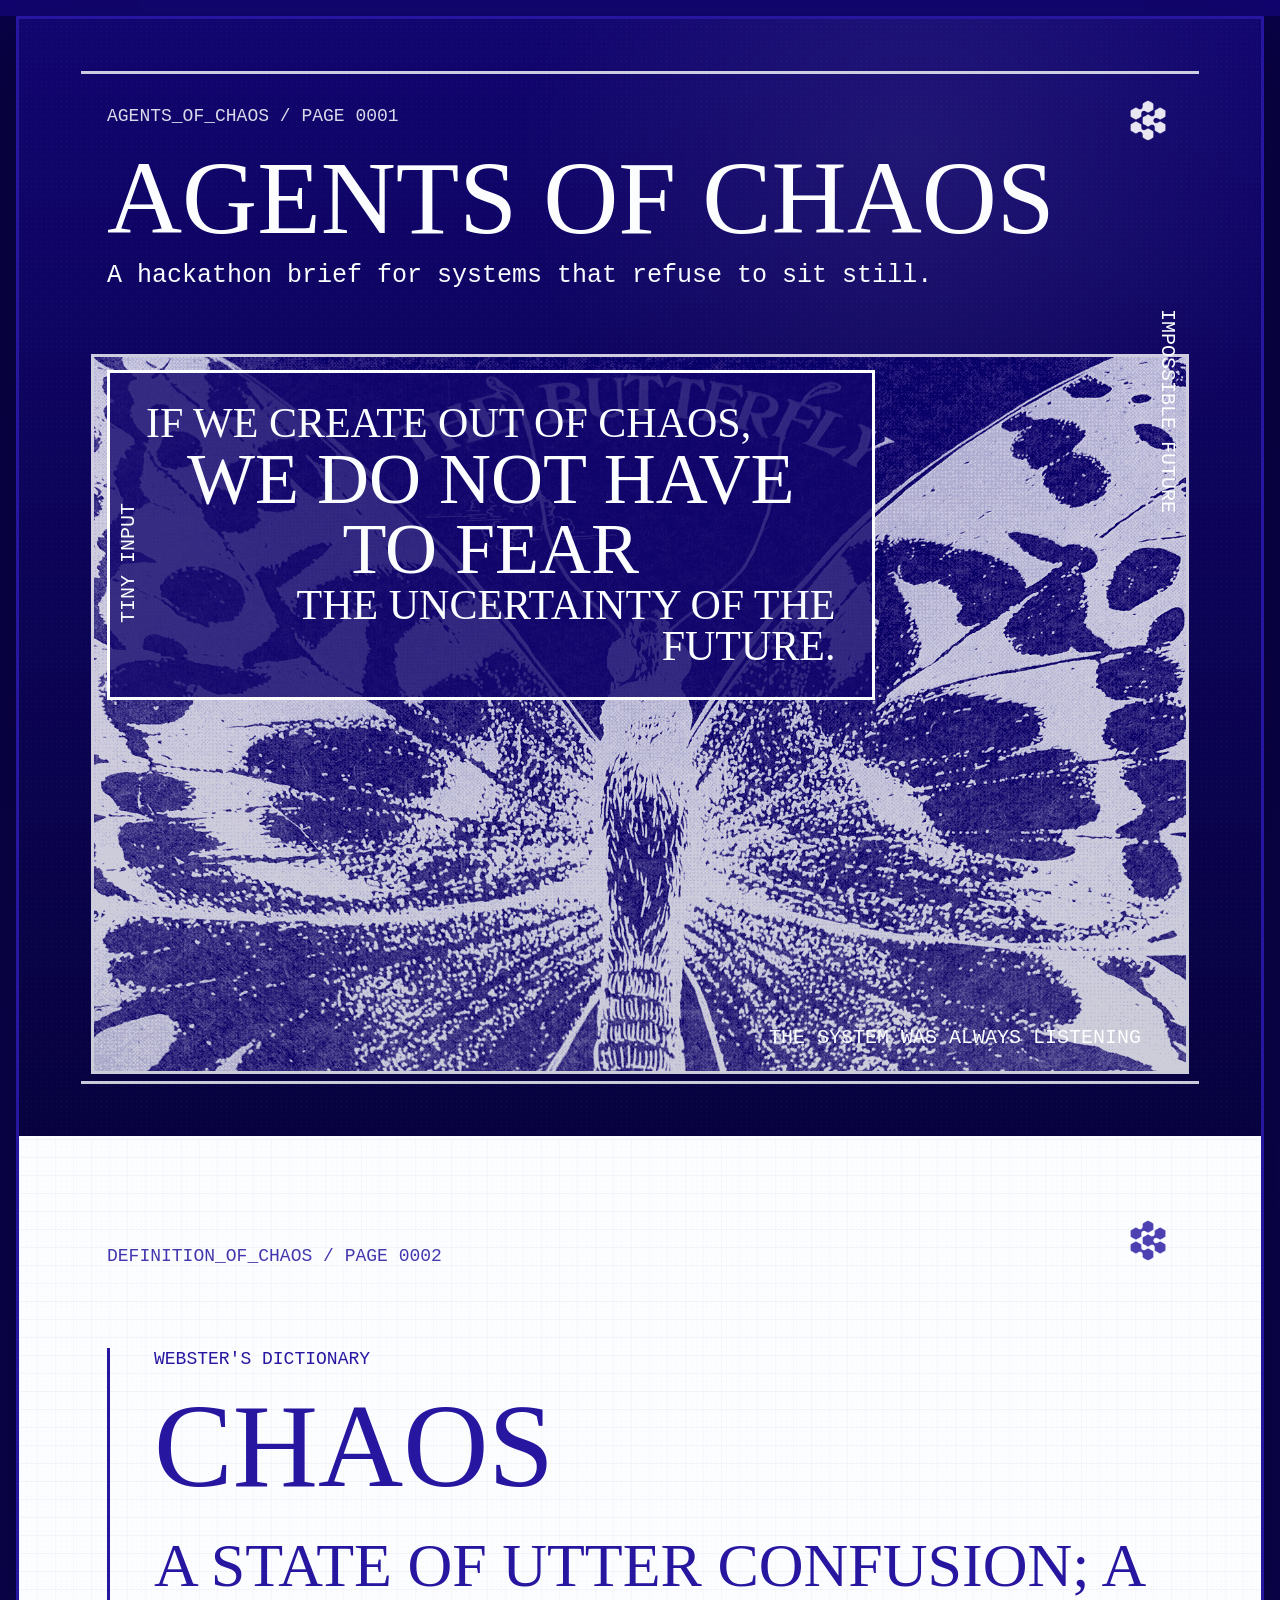
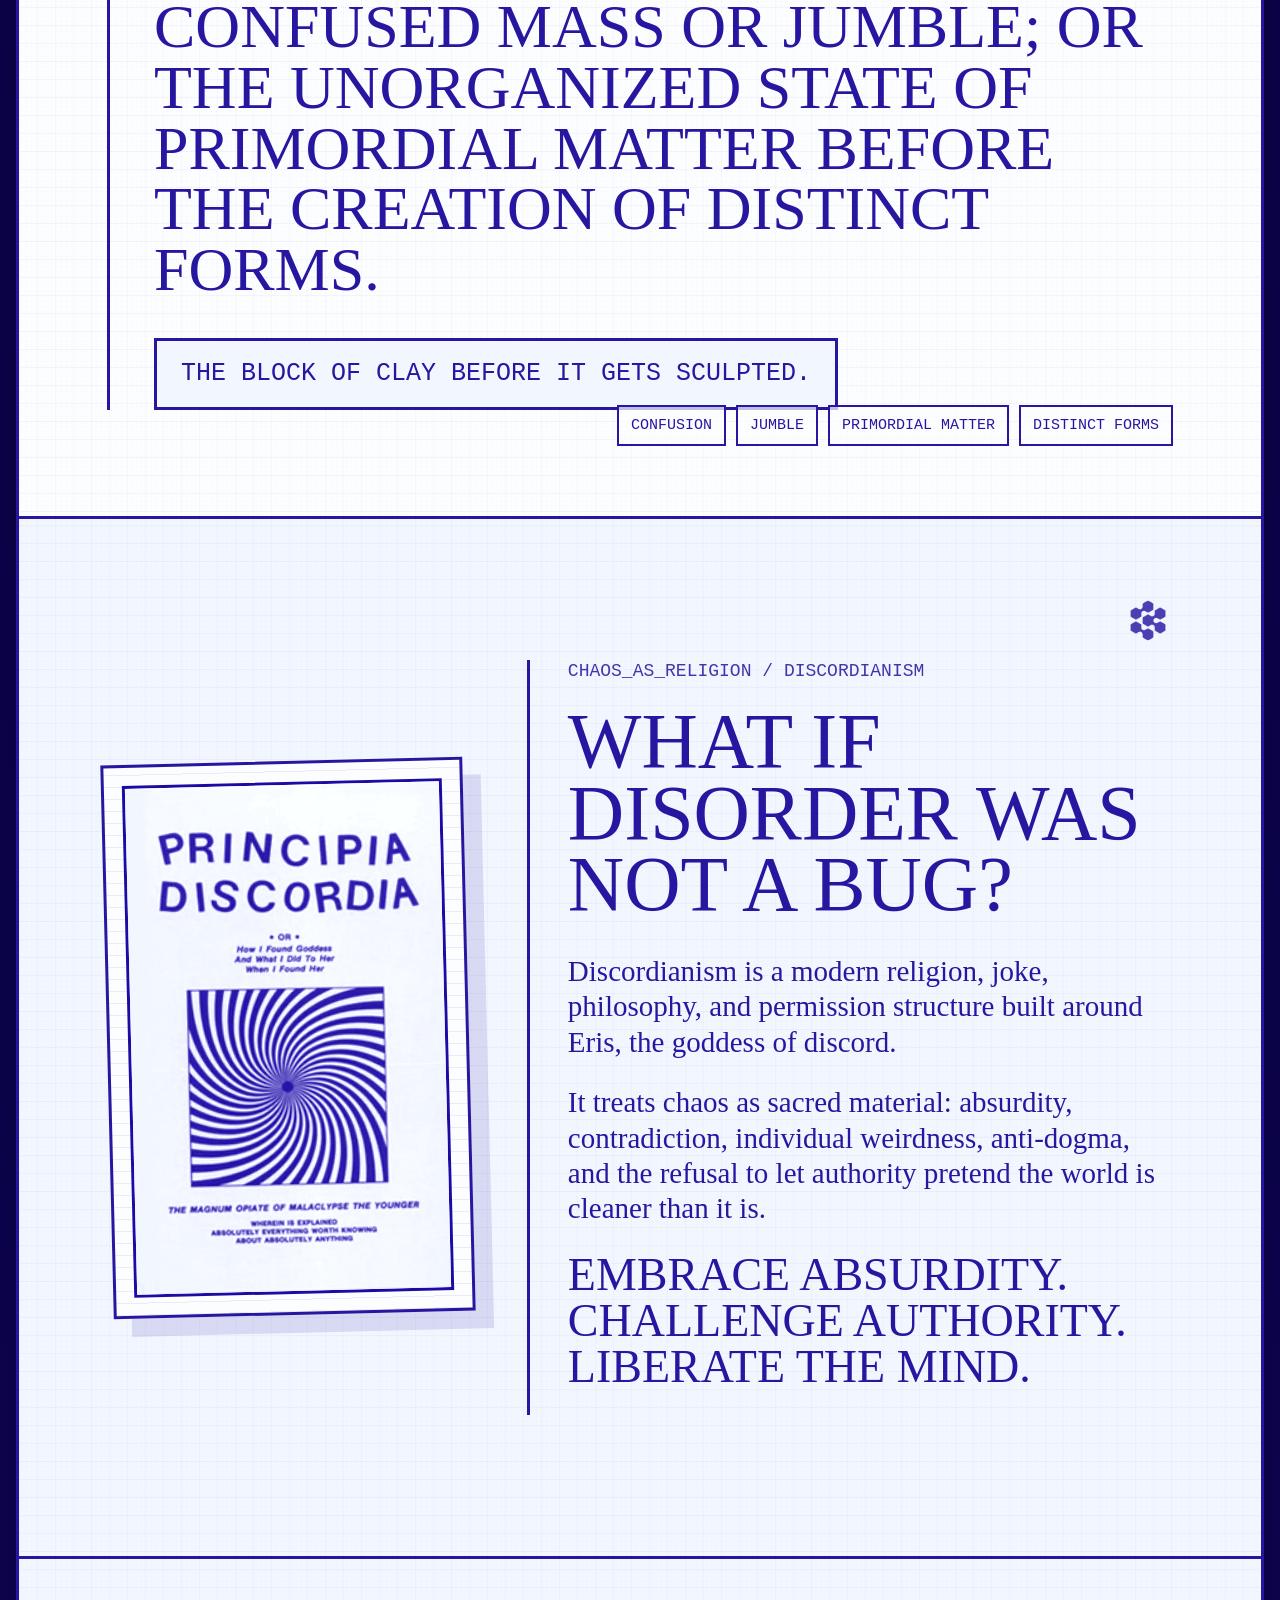
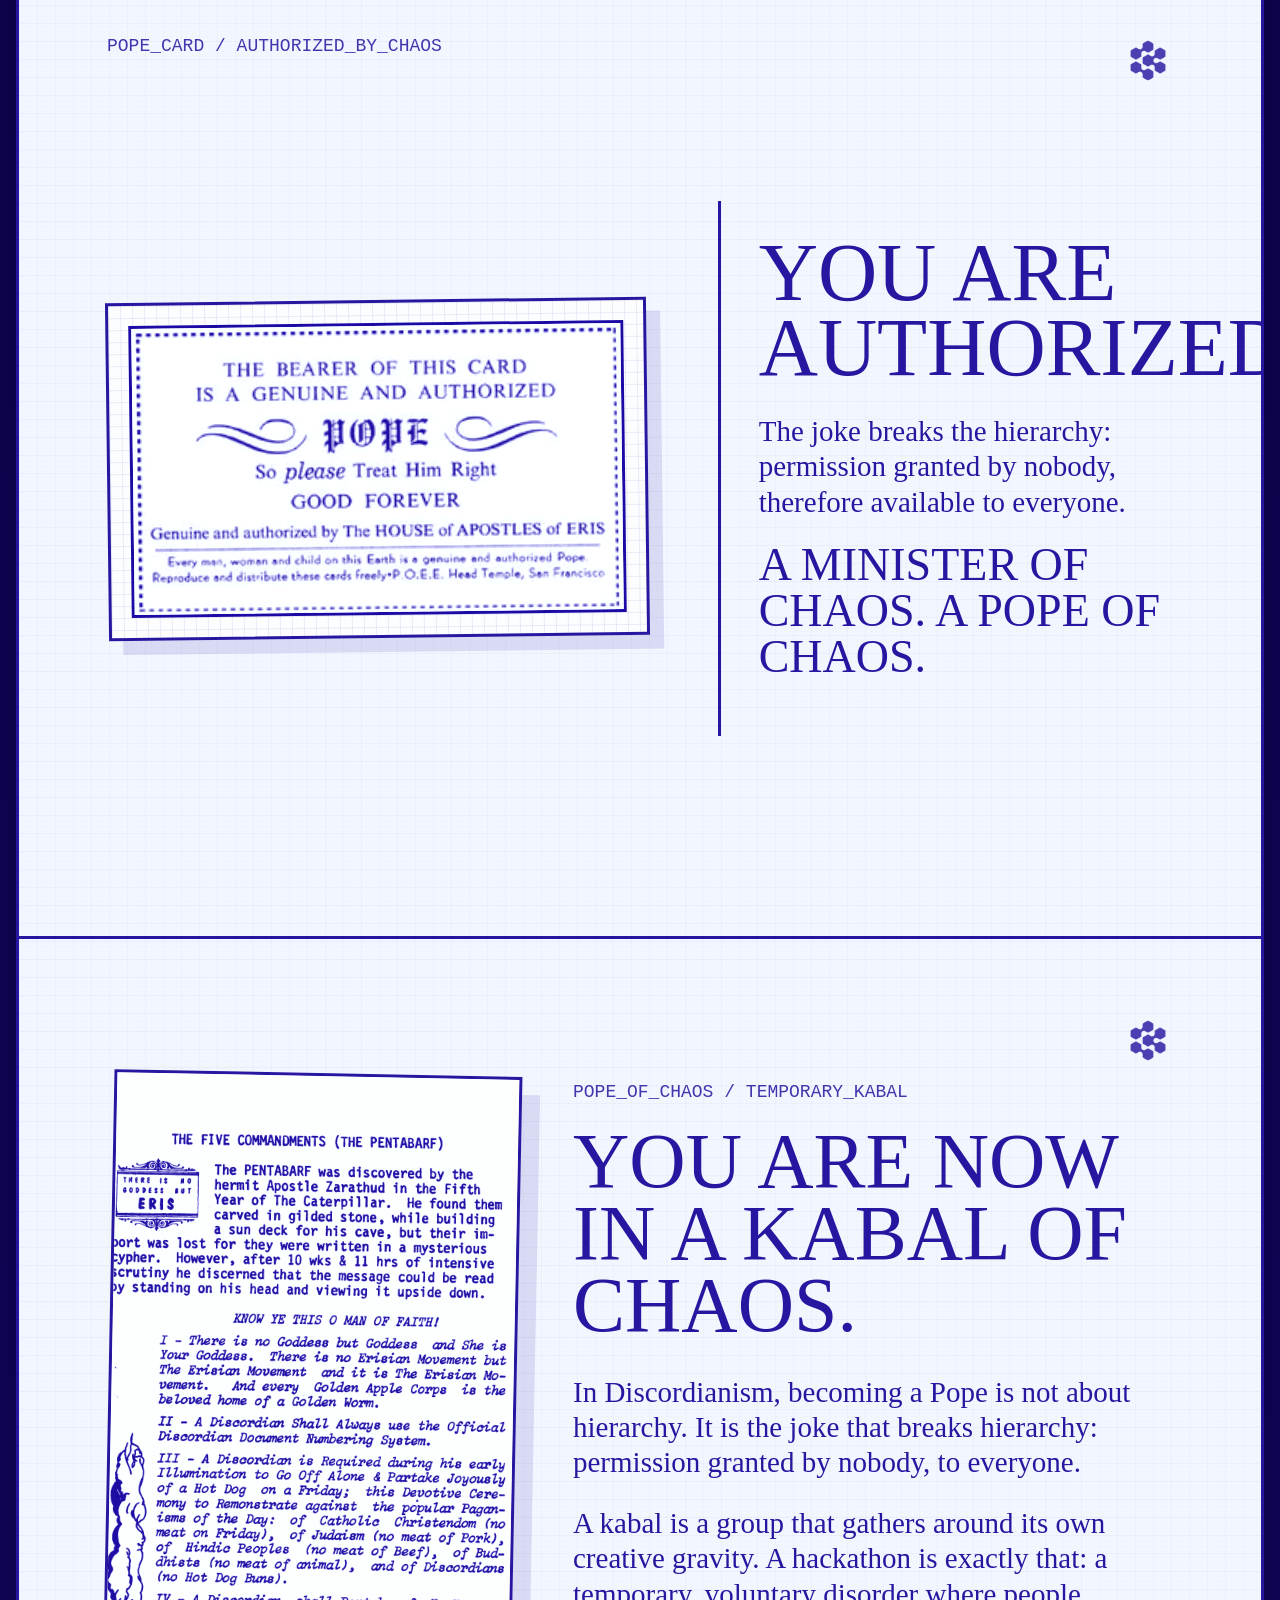
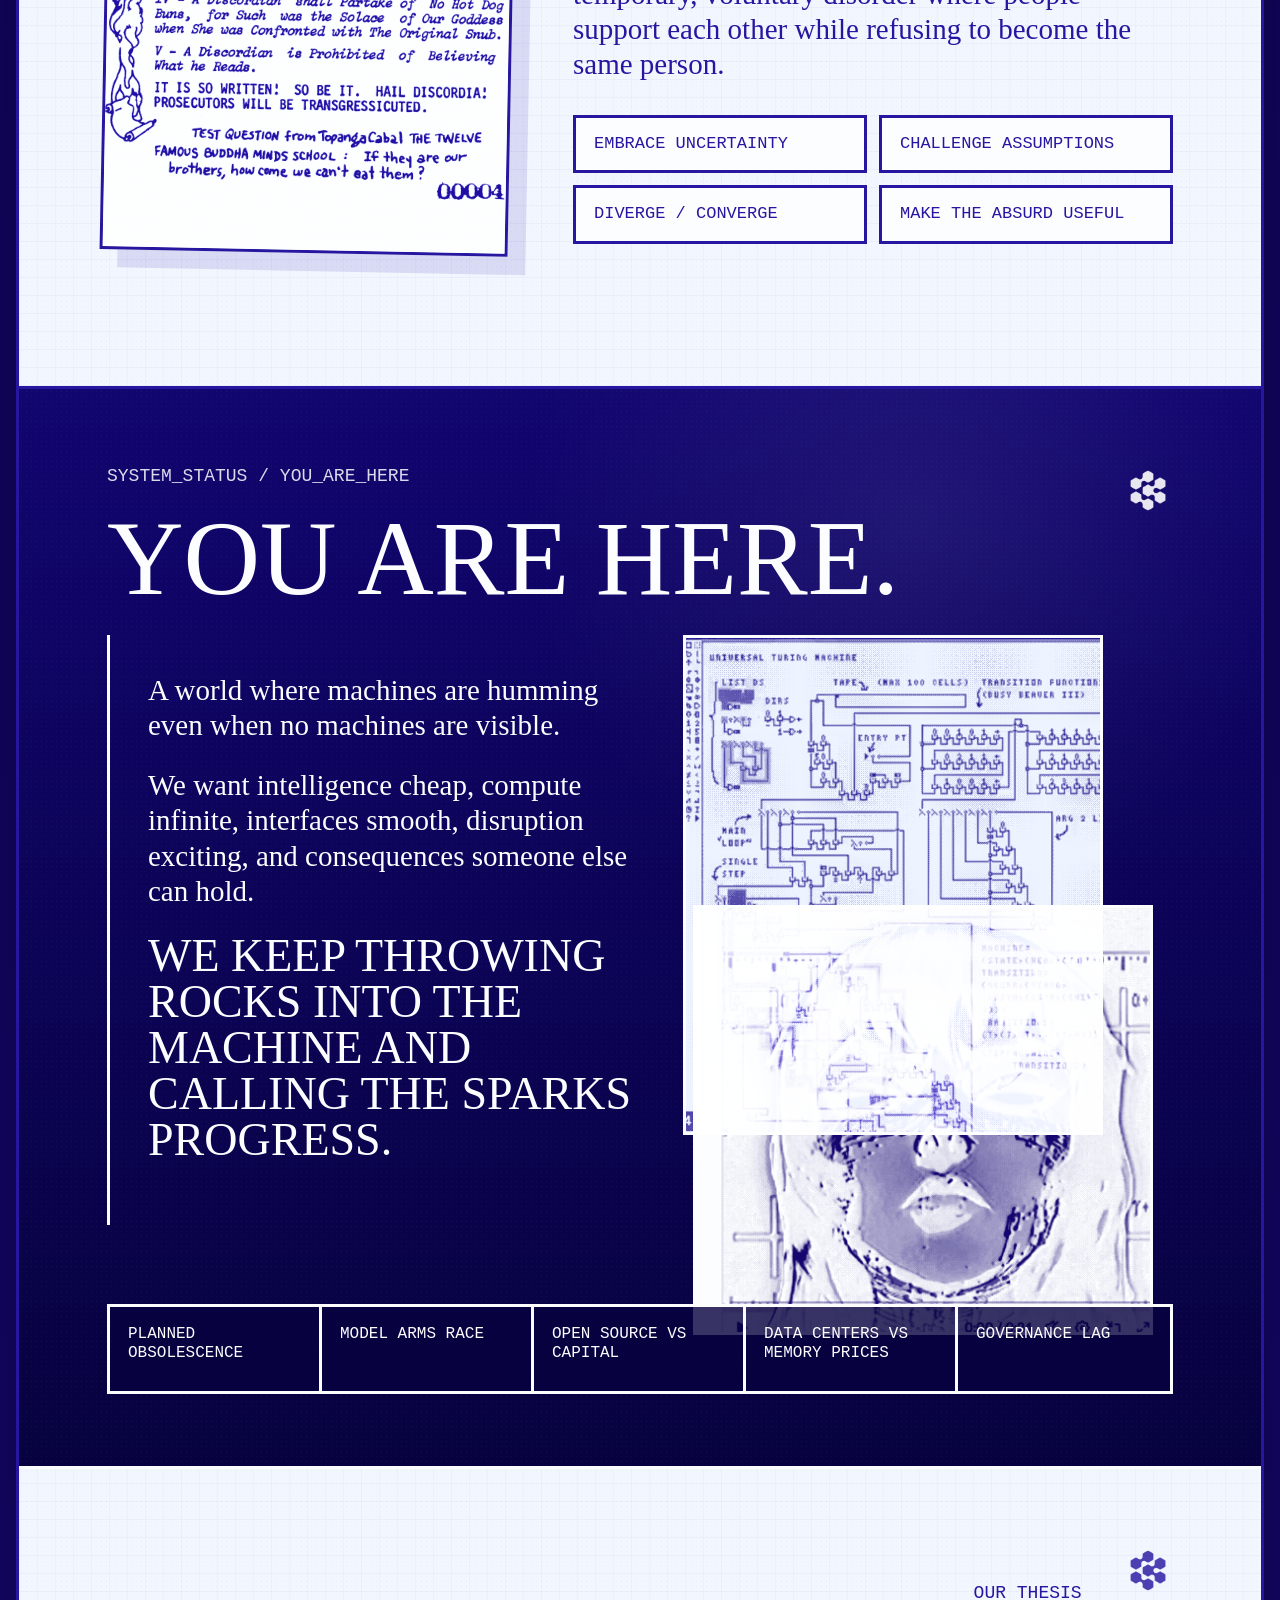
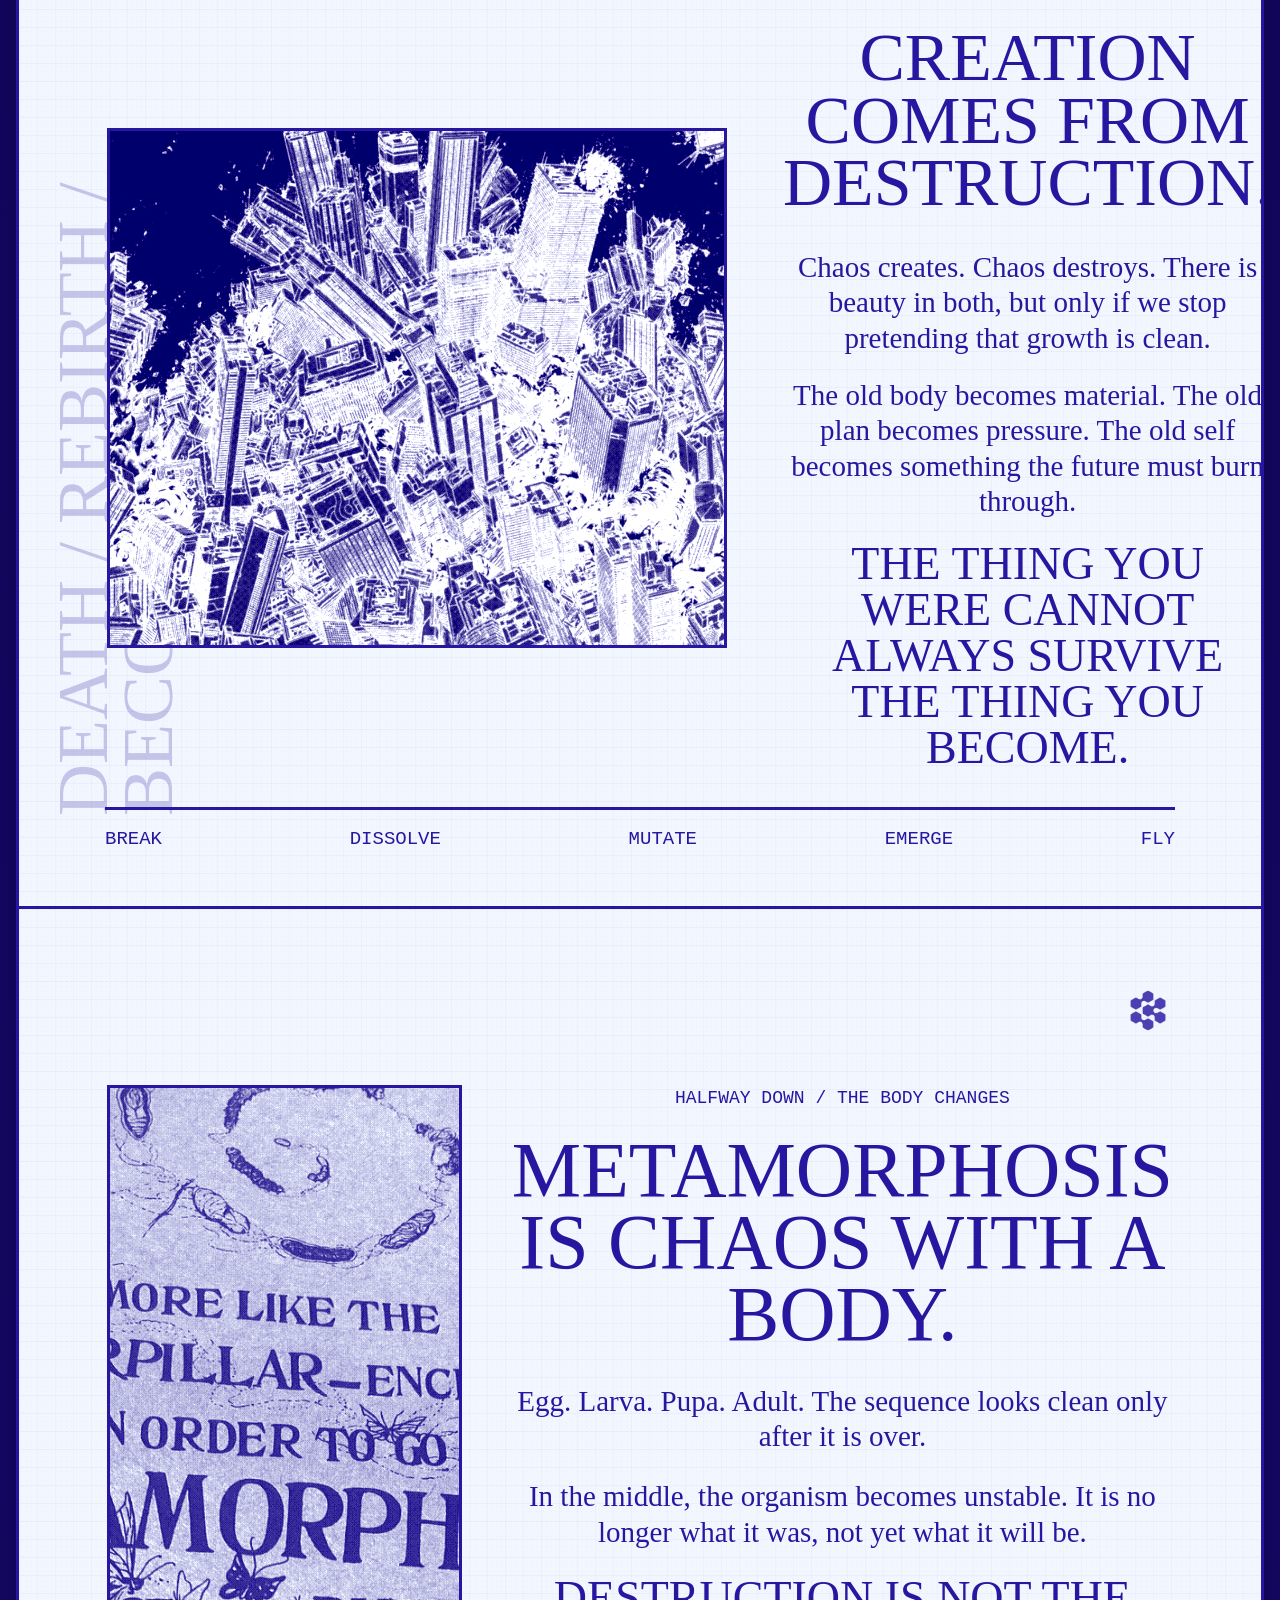
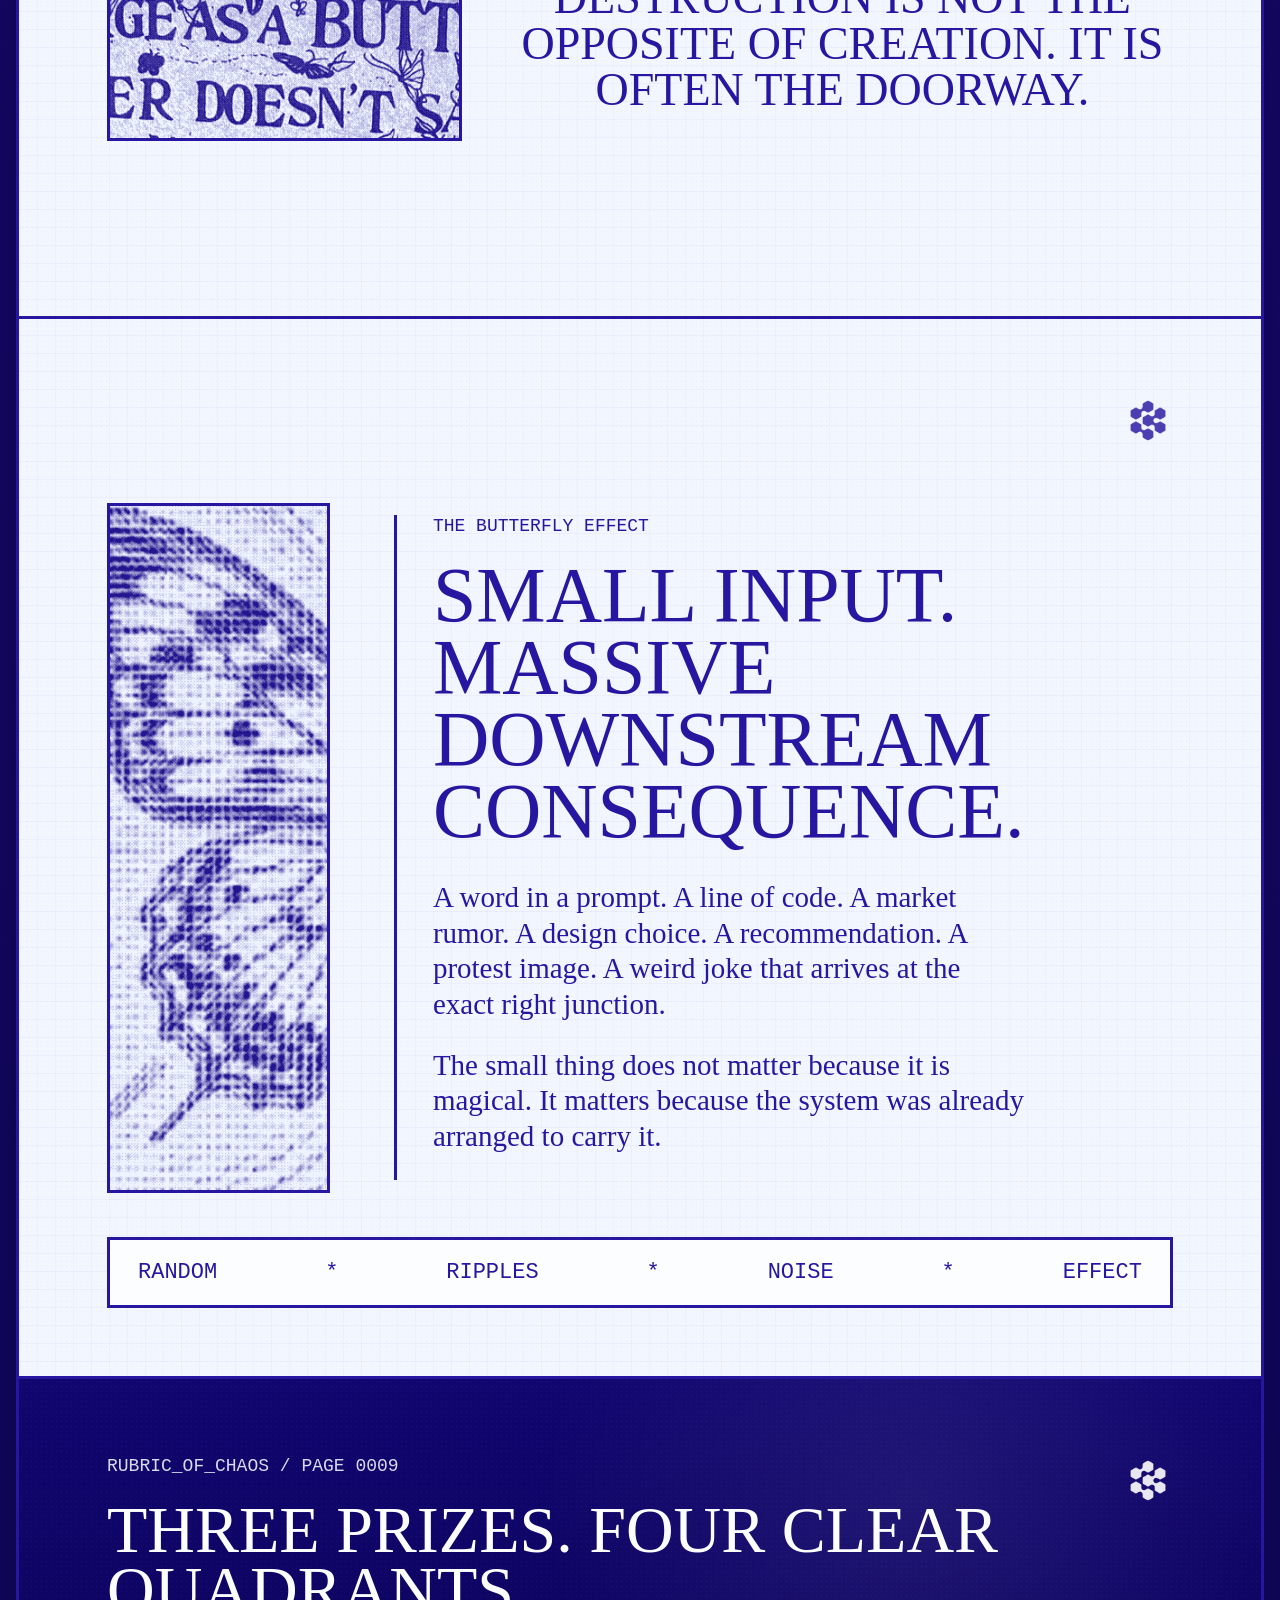
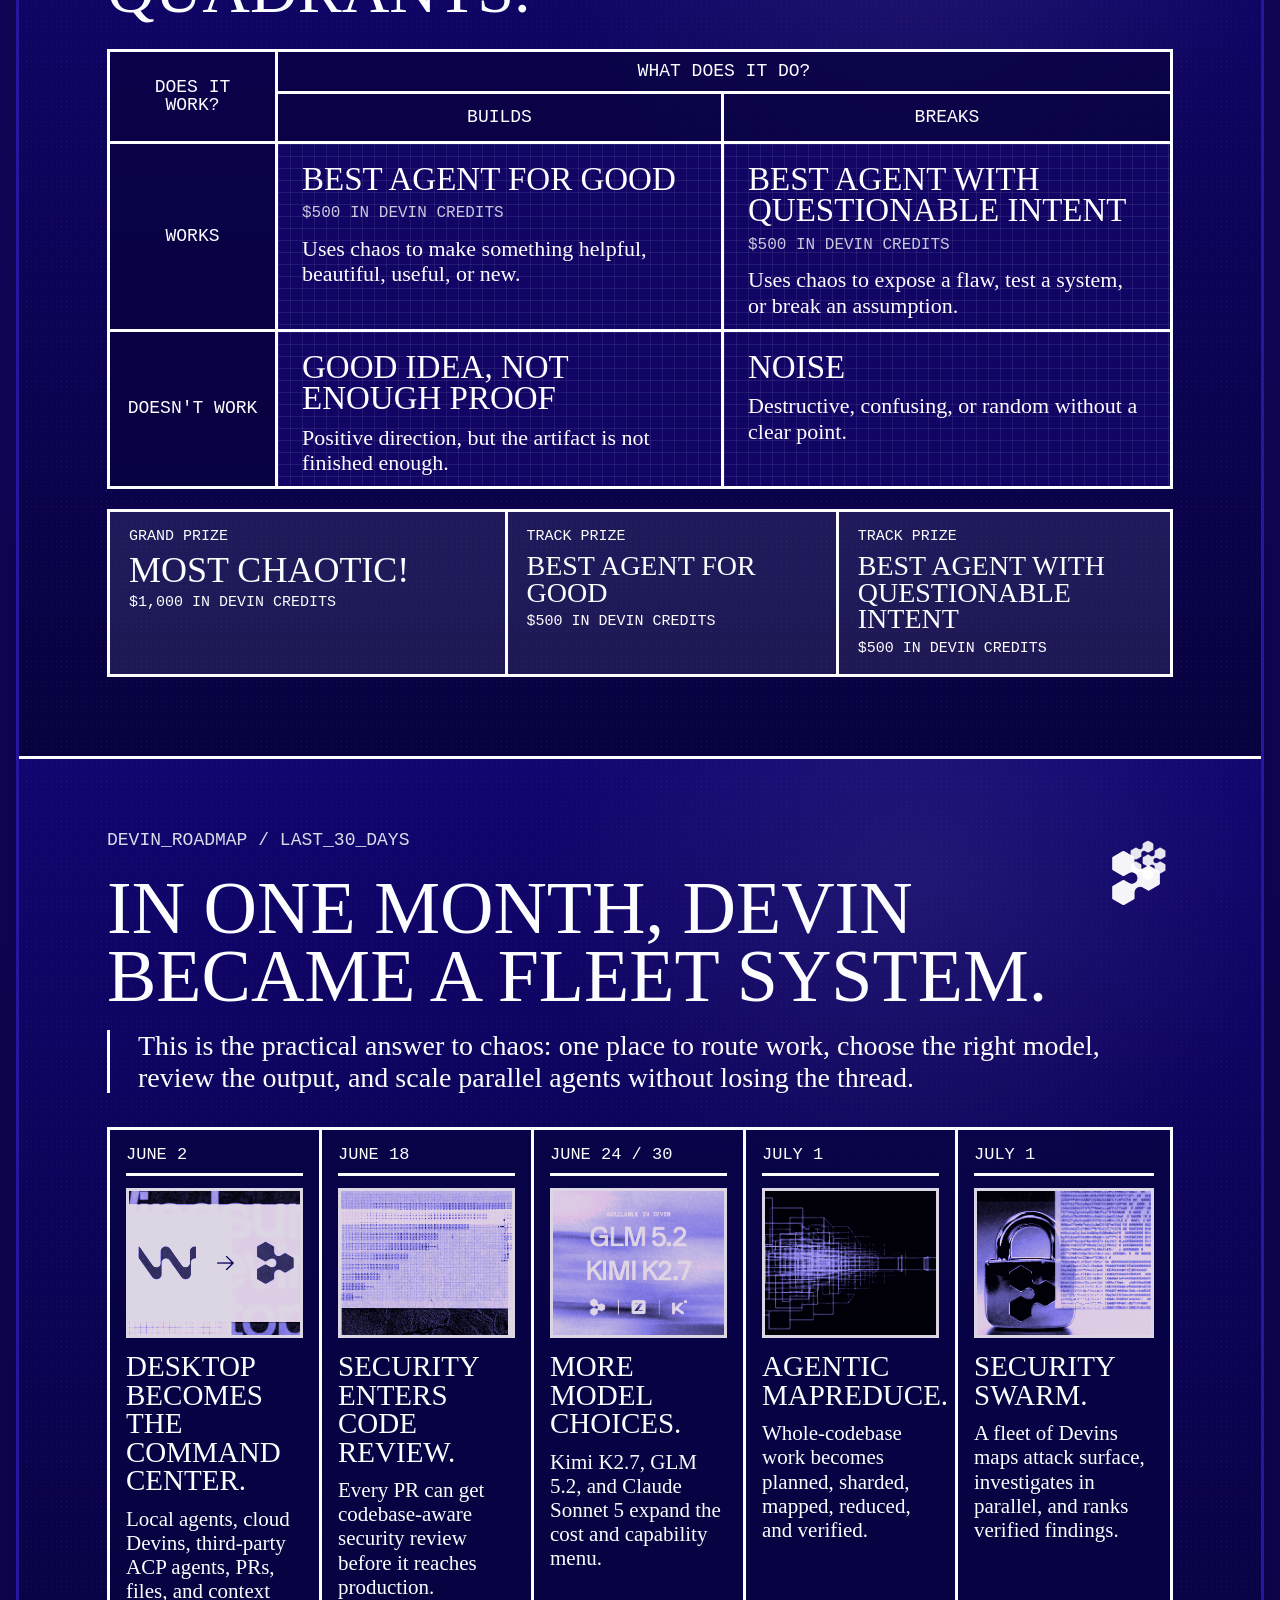
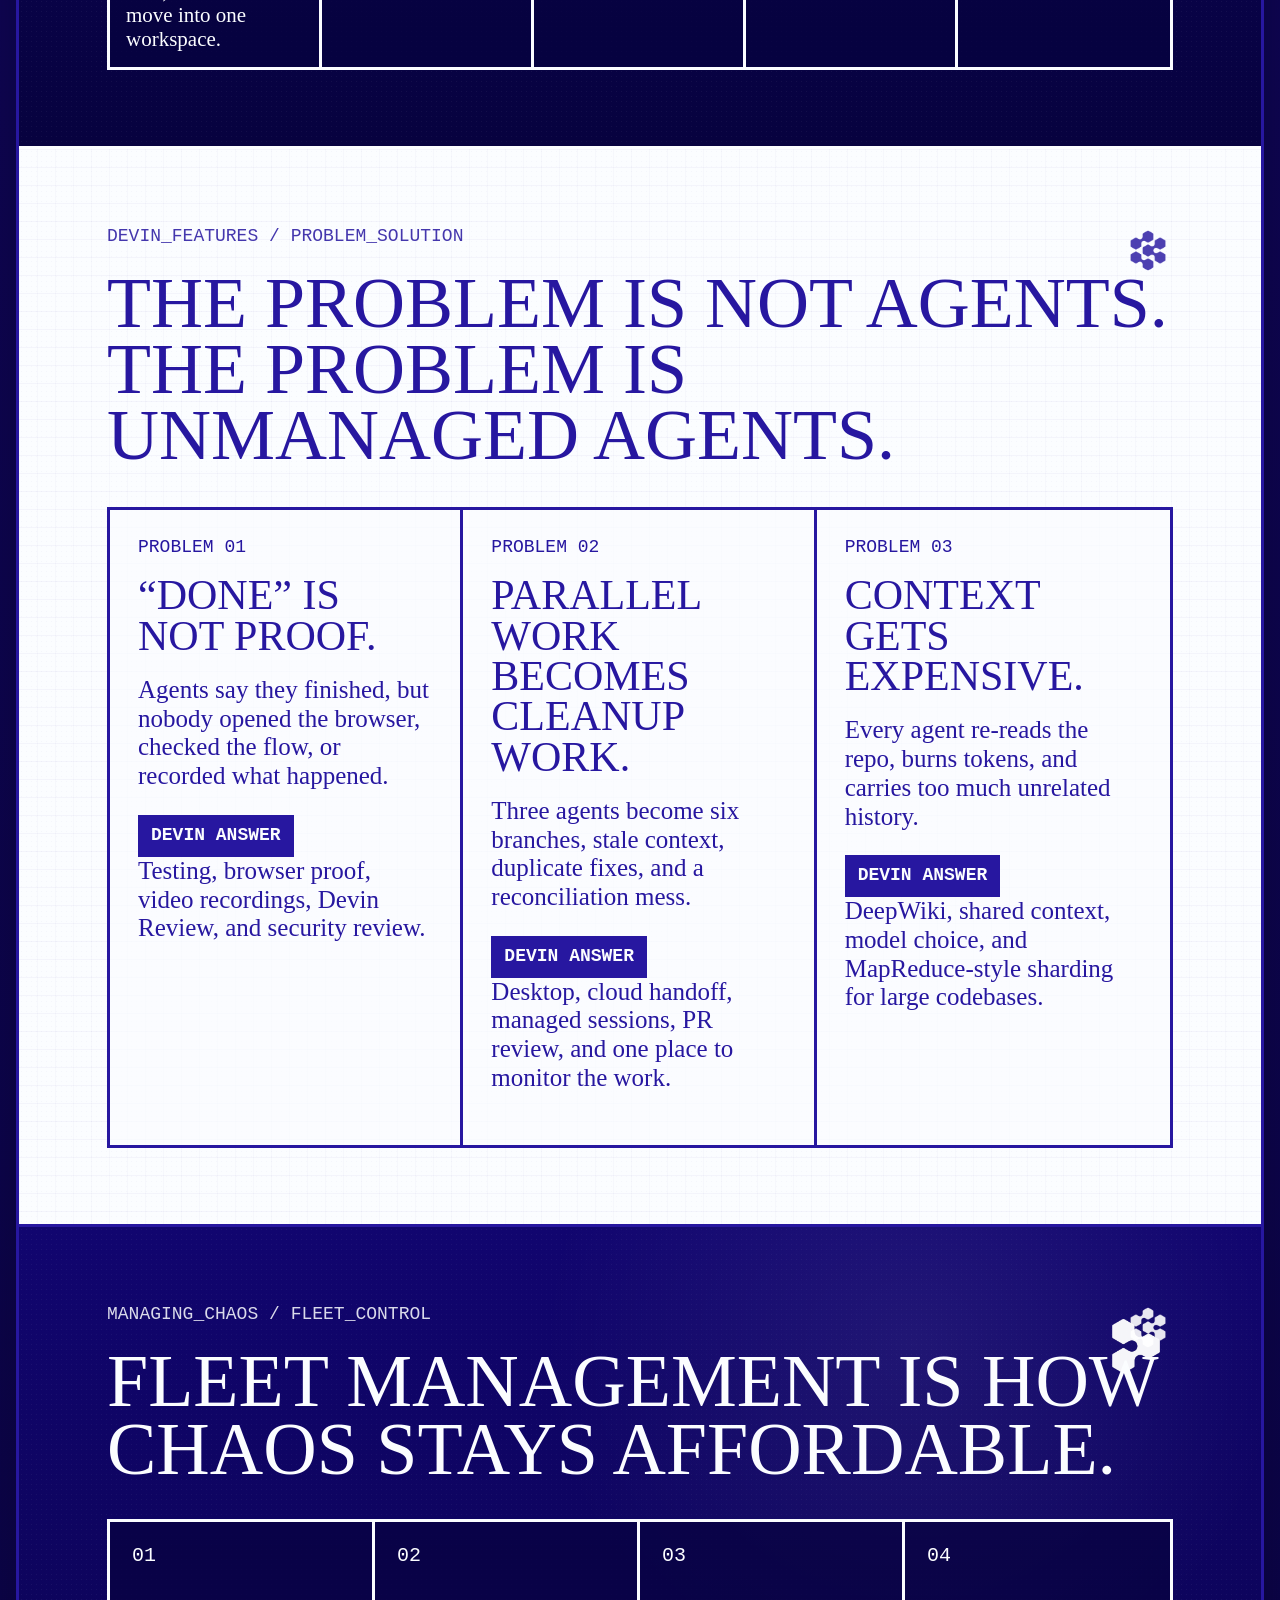
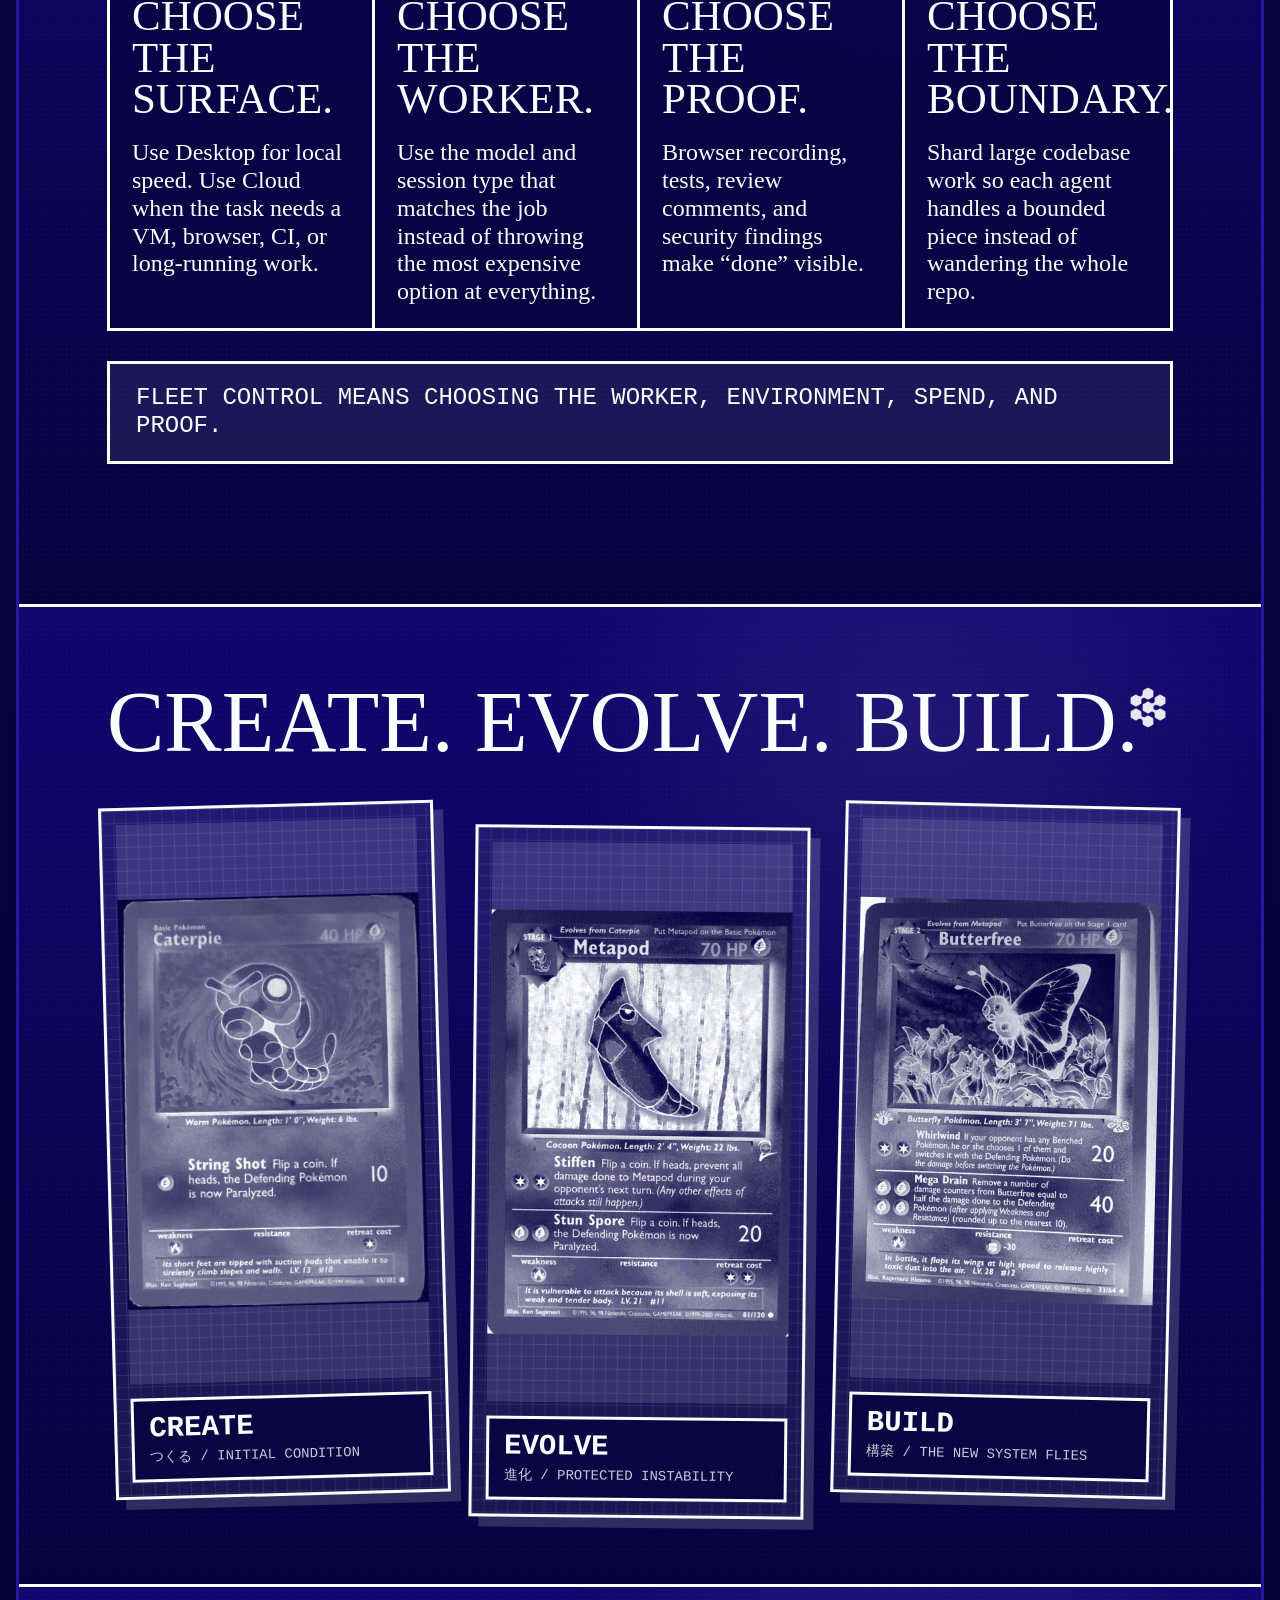
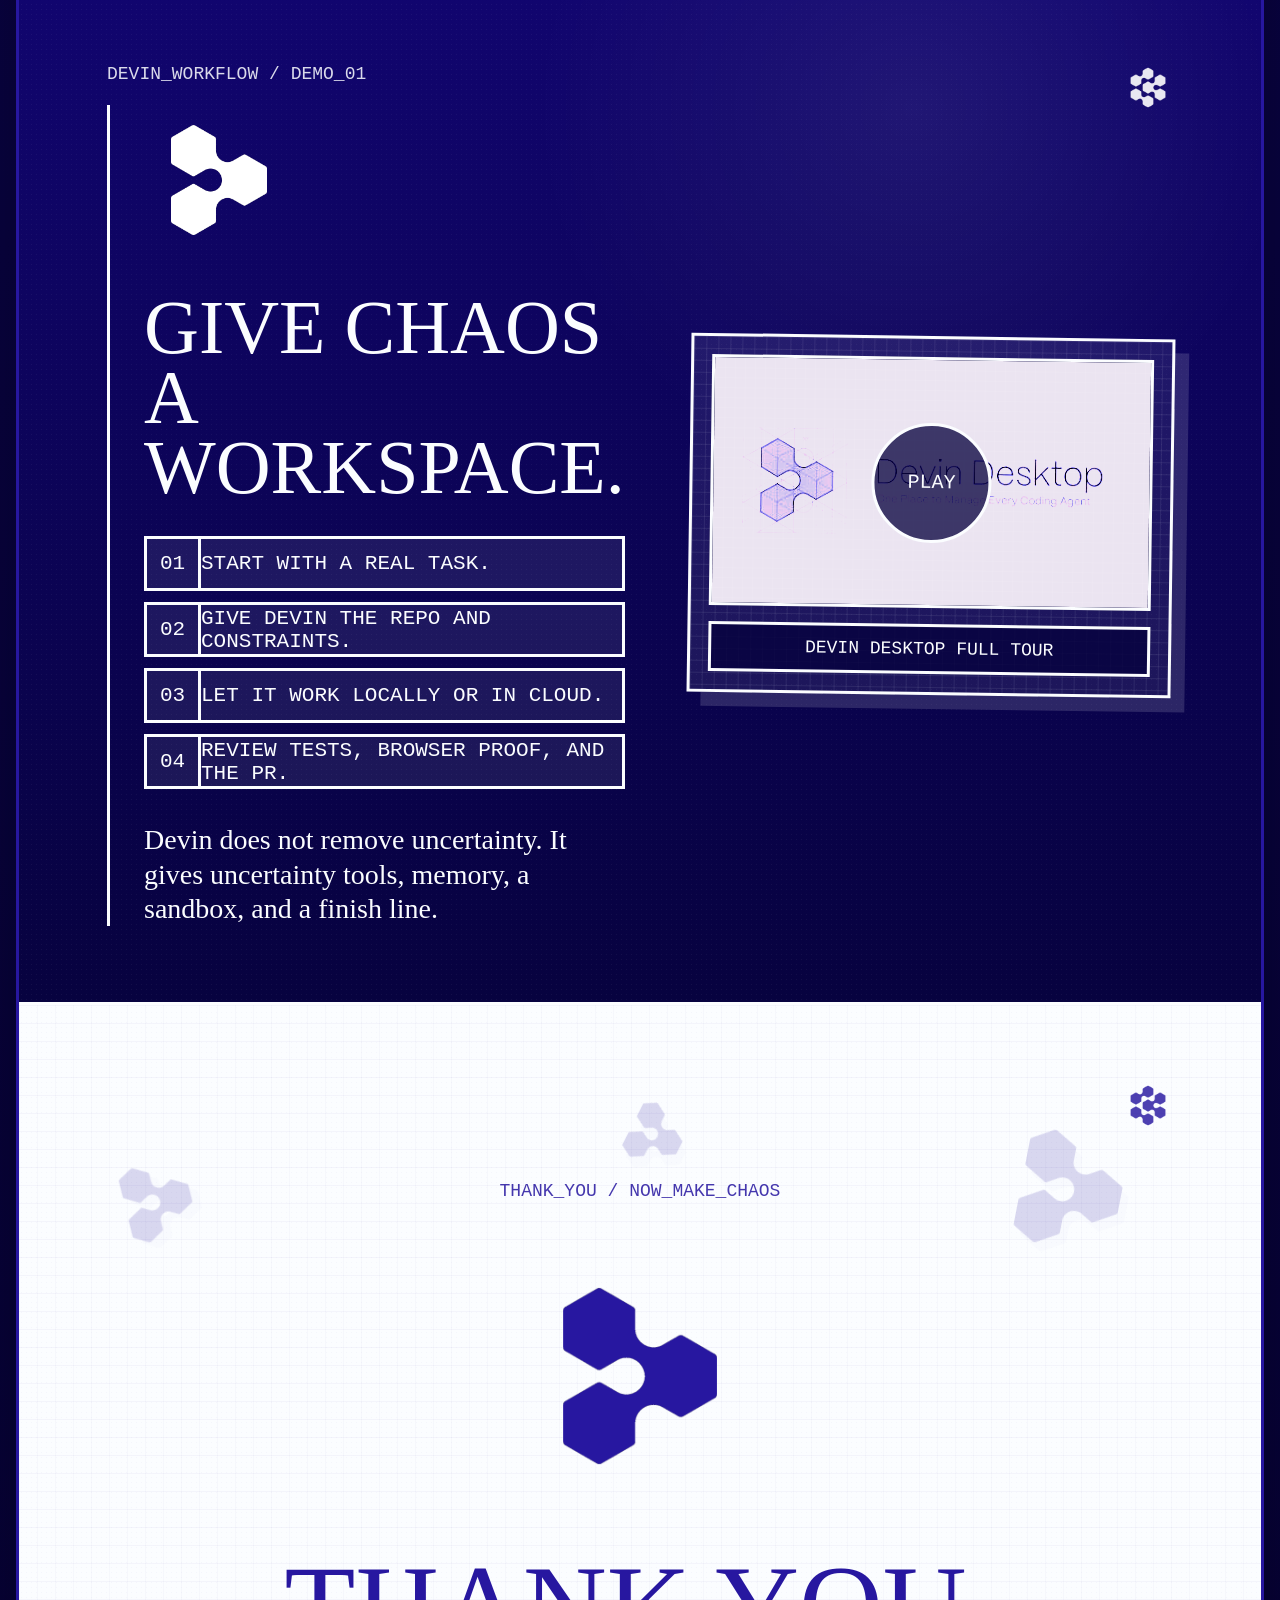
<file: archive/site-pages/agents-of-chaos/index.html>
<!doctype html>
<html lang="en">
  <head>
    <meta charset="utf-8" />
    <meta name="viewport" content="width=device-width, initial-scale=1" />
    <title>Agents of Chaos Brief</title>
    <meta
      name="description"
      content="A blue-white long-scroll manifesto and deck brief for the Agents of Chaos hackathon."
    />
    <link rel="stylesheet" href="./styles.css" />
  </head>
  <body>
    <main class="scroll" aria-label="Agents of Chaos long-scroll brief">
      <section
        class="page hero invert"
        id="page-01"
        data-panel
        data-title="Agents of Chaos"
        data-note="Greetings. Thank you all for joining us. Welcome to Agents of Chaos. I want to begin with the idea that chaos is not just a threat. It is the material of change. If we learn to create out of chaos, we do not have to fear the uncertainty of the future."
        aria-labelledby="title"
      >
        <div class="page-line top"></div>
        <div class="page-line bottom"></div>
        <img class="hero-butterfly" src="./assets/butterfly-hero-blue.png" alt="" />

        <p class="folio">AGENTS_OF_CHAOS / PAGE 0001</p>
        <h1 id="title">Agents of Chaos</h1>
        <p class="subtitle">A hackathon brief for systems that refuse to sit still.</p>

        <div class="hero-thesis">
          <span>If we create out of chaos,</span>
          <strong>we do not have to fear</strong>
          <span>the uncertainty of the future.</span>
        </div>

        <p class="orbit orbit-left">tiny input</p>
        <p class="orbit orbit-right">impossible future</p>
        <p class="orbit orbit-bottom">the system was always listening</p>
      </section>

      <section
        class="page chaos-definition"
        id="page-02"
        data-panel
        data-title="Definition of Chaos"
        data-note="What a crazy idea for a hackathon: chaos. How do we describe chaos? By this definition chaos is the block of clay before it gets sculpted."
      >
        <p class="folio">DEFINITION_OF_CHAOS / PAGE 0002</p>
        <article class="definition-copy">
          <p class="kicker">WEBSTER'S DICTIONARY</p>
          <h2>Chaos</h2>
          <p class="dictionary-line">
            A state of utter confusion; a confused mass or jumble; or the
            unorganized state of primordial matter before the creation of
            distinct forms.
          </p>
          <p class="clay-line">
            The block of clay before it gets sculpted.
          </p>
        </article>
        <div class="definition-aside" aria-hidden="true">
          <span>confusion</span>
          <span>jumble</span>
          <span>primordial matter</span>
          <span>distinct forms</span>
        </div>
      </section>

      <section
        class="page discordia-cover"
        id="page-03"
        data-panel
        data-title="Discordianism"
        data-note="Discordianism declares that chaos and disharmony are essential parts of reality. This is the first useful move for the hackathon: stop treating chaos as the enemy of creativity. Treat it as the source material."
      >
        <div class="principia-cover-frame" aria-hidden="true">
          <img src="./assets/principia-cover-blue.png" alt="" />
        </div>
        <article class="discordia-manifesto">
          <p class="folio">CHAOS_AS_RELIGION / DISCORDIANISM</p>
          <h2>What if disorder was not a bug?</h2>
          <p>
            Discordianism is a modern religion, joke, philosophy, and permission
            structure built around Eris, the goddess of discord.
          </p>
          <p>
            It treats chaos as sacred material: absurdity, contradiction,
            individual weirdness, anti-dogma, and the refusal to let authority
            pretend the world is cleaner than it is.
          </p>
          <p class="large-line">Embrace absurdity. Challenge authority. Liberate the mind.</p>
        </article>
      </section>

      <section
        class="page pope-card-page"
        id="page-04"
        data-panel
        data-title="Pope Card"
        data-note="This is where I become a minister of chaos, a Pope of chaos. The point is not hierarchy. It is permission. Discordianism makes authorization absurd, and that absurdity is liberating."
      >
        <p class="folio">POPE_CARD / AUTHORIZED_BY_CHAOS</p>
        <div class="pope-card-wrap">
          <img src="./assets/pope-card-blue.png" alt="Discordian Pope card" />
        </div>
        <article class="pope-card-copy">
          <h2>You are authorized.</h2>
          <p>
            The joke breaks the hierarchy: permission granted by nobody,
            therefore available to everyone.
          </p>
          <p class="large-line">A minister of chaos. A Pope of chaos.</p>
        </article>
      </section>

      <section
        class="page discordia-kabal"
        id="page-05"
        data-panel
        data-title="Pope Kabal Hackathon"
        data-note="This is where Discordianism becomes the bridge into the hackathon. A cabal is a self-organizing group. A hackathon is a temporary cabal: people gathering to create, question assumptions, and support each other's weird individual approach."
      >
        <div class="pentabarf-frame" aria-hidden="true">
          <img src="./assets/pentabarf-blue.png" alt="" />
        </div>
        <article class="kabal-copy">
          <p class="folio">POPE_OF_CHAOS / TEMPORARY_KABAL</p>
          <h2>You are now in a kabal of chaos.</h2>
          <p>
            In Discordianism, becoming a Pope is not about hierarchy. It is the
            joke that breaks hierarchy: permission granted by nobody, to
            everyone.
          </p>
          <p>
            A kabal is a group that gathers around its own creative gravity. A
            hackathon is exactly that: a temporary, voluntary disorder where
            people support each other while refusing to become the same person.
          </p>
          <div class="kabal-tags" aria-label="Discordian hackathon principles">
            <span>embrace uncertainty</span>
            <span>challenge assumptions</span>
            <span>diverge / converge</span>
            <span>make the absurd useful</span>
          </div>
        </article>
      </section>

      <section
        class="page you-are-here invert"
        id="page-06"
        data-panel
        data-title="You Are Here"
        data-note="Take a step back and locate the room. We are building inside a world that is already unstable: AI arms races, open models, closed platforms, data centers, surveillance, planned obsolescence, labor anxiety, and a strange eagerness to automate ourselves out of the frame."
      >
        <p class="folio">SYSTEM_STATUS / YOU_ARE_HERE</p>
        <h2>You are here.</h2>
        <div class="here-grid">
          <div class="here-copy">
            <p>
              A world where machines are humming even when no machines are
              visible.
            </p>
            <p>
              We want intelligence cheap, compute infinite, interfaces smooth,
              disruption exciting, and consequences someone else can hold.
            </p>
            <p class="large-line">
              We keep throwing rocks into the machine and calling the sparks progress.
            </p>
          </div>
          <div class="machine-stack" aria-hidden="true">
            <img src="./assets/turing-machine-blue.png" alt="" />
            <img src="./assets/girl-face-blue.png" alt="" />
          </div>
        </div>
        <div class="terminal-band">
          <span>planned obsolescence</span>
          <span>model arms race</span>
          <span>open source vs capital</span>
          <span>data centers vs memory prices</span>
          <span>governance lag</span>
        </div>
      </section>

      <section
        class="page thesis-page"
        id="page-07"
        data-panel
        data-title="Creation Comes From Destruction"
        data-note="This is the thesis in plain language: all creation passes through destruction. Sometimes that destruction is violent. Sometimes it is the quiet loss of an old identity. The point is not to glamorize ruin. The point is to notice that transformation has a cost."
      >
        <div class="side-title">death / rebirth / becoming</div>
        <div class="plate city-collapse">
          <img src="./assets/akira-collapse-blue.png" alt="Blue city collapse image" />
        </div>

        <article class="balanced-copy">
          <p class="kicker">OUR THESIS</p>
          <h2>
            Creation comes from<br />
            destruction.
          </h2>
          <p>
            Chaos creates. Chaos destroys. There is beauty in both, but only if
            we stop pretending that growth is clean.
          </p>
          <p>
            The old body becomes material. The old plan becomes pressure. The
            old self becomes something the future must burn through.
          </p>
          <p class="large-line">The thing you were cannot always survive the thing you become.</p>
        </article>

        <div class="ripple-strip">
          <span>break</span>
          <span>dissolve</span>
          <span>mutate</span>
          <span>emerge</span>
          <span>fly</span>
        </div>
      </section>

      <section
        class="page metamorphosis"
        id="page-08"
        data-panel
        data-title="Metamorphosis"
        data-note="This is the death and rebirth argument. A caterpillar does not become a butterfly by optimizing its caterpillar metrics. It enters a state of dissolution. That is chaos as a biological process: destruction becoming design."
      >
        <div class="metamorphosis-plate">
          <img src="./assets/metamorphosis-panel-blue.png" alt="" />
        </div>
        <article class="metamorphosis-copy">
          <p class="kicker">HALFWAY DOWN / THE BODY CHANGES</p>
          <h2>Metamorphosis is chaos with a body.</h2>
          <p>
            Egg. Larva. Pupa. Adult. The sequence looks clean only after it is
            over.
          </p>
          <p>
            In the middle, the organism becomes unstable. It is no longer what
            it was, not yet what it will be.
          </p>
          <p class="large-line">Destruction is not the opposite of creation. It is often the doorway.</p>
        </article>
      </section>

      <section
        class="page butterfly-effect"
        id="page-09"
        data-panel
        data-title="The Butterfly Effect Is About Control"
        data-note="The butterfly effect is not really about the butterfly. It is about control. In connected systems, size stops being a reliable measure of consequence. Position, timing, and relation matter more."
      >
        <img class="butterfly-ascii" src="./assets/ascii-butterfly-blue.png" alt="" />
        <div class="effect-copy">
          <p class="kicker">THE BUTTERFLY EFFECT</p>
          <h2>Small input. Massive downstream consequence.</h2>
          <p>
            A word in a prompt. A line of code. A market rumor. A design choice.
            A recommendation. A protest image. A weird joke that arrives at the
            exact right junction.
          </p>
          <p>
            The small thing does not matter because it is magical. It matters
            because the system was already arranged to carry it.
          </p>
        </div>
        <div class="ripple-equation">
          <span>random</span>
          <b>*</b>
          <span>ripples</span>
          <b>*</b>
          <span>noise</span>
          <b>*</b>
          <span>effect</span>
        </div>
      </section>

      <section
        class="page rubric invert"
        id="page-10"
        data-panel
        data-title="Rubric"
        data-note="This is the judging rubric in plain language. We are judging whether a project builds or breaks, and whether it works or does not. The prizes are Most Chaotic, Best Agent for Good, and Best Agent with Questionable Intent."
      >
        <p class="folio">RUBRIC_OF_CHAOS / PAGE 0009</p>
        <h2>Three prizes. Four clear quadrants.</h2>
        <div class="chaos-matrix" aria-label="Chaos judging matrix">
          <div class="axis y-axis">Does it work?</div>
          <div class="axis x-axis">What does it do?</div>
          <div class="matrix-label label-builds">Builds</div>
          <div class="matrix-label label-breaks">Breaks</div>
          <div class="matrix-label label-works">Works</div>
          <div class="matrix-label label-not">Doesn't work</div>

          <article class="matrix-cell positive">
            <b>Best Agent for Good</b>
            <span>$500 in Devin credits</span>
            <p>Uses chaos to make something helpful, beautiful, useful, or new.</p>
          </article>

          <article class="matrix-cell negative">
            <b>Best Agent with Questionable Intent</b>
            <span>$500 in Devin credits</span>
            <p>Uses chaos to expose a flaw, test a system, or break an assumption.</p>
          </article>

          <article class="matrix-cell intention">
            <b>Good idea, not enough proof</b>
            <p>Positive direction, but the artifact is not finished enough.</p>
          </article>

          <article class="matrix-cell noise">
            <b>Noise</b>
            <p>Destructive, confusing, or random without a clear point.</p>
          </article>
        </div>
        <div class="rubric-prizes">
          <article class="grand-prize">
            <span>Grand prize</span>
            <b>Most Chaotic!</b>
            <em>$1,000 in Devin credits</em>
          </article>
          <article>
            <span>Track prize</span>
            <b>Best Agent for Good</b>
            <em>$500 in Devin credits</em>
          </article>
          <article>
            <span>Track prize</span>
            <b>Best Agent with Questionable Intent</b>
            <em>$500 in Devin credits</em>
          </article>
        </div>
      </section>

      <section
        class="page devin-roadmap invert"
        id="page-11"
        data-panel
        data-title="Devin Roadmap"
        data-note="The last month of Devin releases turns the product into a fleet system: Desktop as the command center, security review by default, more model choices, and Agentic MapReduce for large parallel work."
      >
        <p class="folio">DEVIN_ROADMAP / LAST_30_DAYS</p>
        <img class="devin-roadmap-mark" src="./assets/devin-three-comb-white-current.png" alt="" />
        <h2>In one month, Devin became a fleet system.</h2>
        <p class="roadmap-lede">
          This is the practical answer to chaos: one place to route work, choose
          the right model, review the output, and scale parallel agents without
          losing the thread.
        </p>
        <div class="release-timeline" aria-label="Recent Devin release timeline">
          <article>
            <time>June 2</time>
            <img src="./assets/devin-roadmap-desktop-cover.jpg" alt="" />
            <b>Desktop becomes the command center.</b>
            <p>Local agents, cloud Devins, third-party ACP agents, PRs, files, and context move into one workspace.</p>
          </article>
          <article>
            <time>June 18</time>
            <img src="./assets/devin-roadmap-security-review-cover.webp" alt="" />
            <b>Security enters code review.</b>
            <p>Every PR can get codebase-aware security review before it reaches production.</p>
          </article>
          <article>
            <time>June 24 / 30</time>
            <img src="./assets/devin-roadmap-models-cover.png" alt="" />
            <b>More model choices.</b>
            <p>Kimi K2.7, GLM 5.2, and Claude Sonnet 5 expand the cost and capability menu.</p>
          </article>
          <article>
            <time>July 1</time>
            <img src="./assets/devin-roadmap-mapreduce.jpg" alt="" />
            <b>Agentic MapReduce.</b>
            <p>Whole-codebase work becomes planned, sharded, mapped, reduced, and verified.</p>
          </article>
          <article>
            <time>July 1</time>
            <img src="./assets/devin-roadmap-swarm.jpg" alt="" />
            <b>Security Swarm.</b>
            <p>A fleet of Devins maps attack surface, investigates in parallel, and ranks verified findings.</p>
          </article>
        </div>
      </section>

      <section
        class="page devin-problems"
        id="page-12"
        data-panel
        data-title="Devin Feature Problems"
        data-note="Talk through Devin as concrete problem solving, not abstract product features. The problem is unmanaged agents. Devin gives proof, review, context, and a way to coordinate the fleet."
      >
        <p class="folio">DEVIN_FEATURES / PROBLEM_SOLUTION</p>
        <h2>The problem is not agents. The problem is unmanaged agents.</h2>
        <div class="problem-solution-grid" aria-label="Devin feature problem statements">
          <article>
            <span>Problem 01</span>
            <b>“Done” is not proof.</b>
            <p>Agents say they finished, but nobody opened the browser, checked the flow, or recorded what happened.</p>
            <strong>Devin answer</strong>
            <p>Testing, browser proof, video recordings, Devin Review, and security review.</p>
          </article>
          <article>
            <span>Problem 02</span>
            <b>Parallel work becomes cleanup work.</b>
            <p>Three agents become six branches, stale context, duplicate fixes, and a reconciliation mess.</p>
            <strong>Devin answer</strong>
            <p>Desktop, cloud handoff, managed sessions, PR review, and one place to monitor the work.</p>
          </article>
          <article>
            <span>Problem 03</span>
            <b>Context gets expensive.</b>
            <p>Every agent re-reads the repo, burns tokens, and carries too much unrelated history.</p>
            <strong>Devin answer</strong>
            <p>DeepWiki, shared context, model choice, and MapReduce-style sharding for large codebases.</p>
          </article>
        </div>
      </section>

      <section
        class="page fleet-management invert"
        id="page-13"
        data-panel
        data-title="Cost Effective Fleet Management"
        data-note="This is the Devin thesis for the hackathon: managing chaos is choosing the right worker, the right environment, the right proof, and the right spend for the task."
      >
        <p class="folio">MANAGING_CHAOS / FLEET_CONTROL</p>
        <img class="fleet-mark" src="./assets/devin-three-comb-white-current.png" alt="" />
        <h2>Fleet management is how chaos stays affordable.</h2>
        <div class="fleet-board" aria-label="Cost effective fleet management rules">
          <article>
            <span>01</span>
            <b>Choose the surface.</b>
            <p>Use Desktop for local speed. Use Cloud when the task needs a VM, browser, CI, or long-running work.</p>
          </article>
          <article>
            <span>02</span>
            <b>Choose the worker.</b>
            <p>Use the model and session type that matches the job instead of throwing the most expensive option at everything.</p>
          </article>
          <article>
            <span>03</span>
            <b>Choose the proof.</b>
            <p>Browser recording, tests, review comments, and security findings make “done” visible.</p>
          </article>
          <article>
            <span>04</span>
            <b>Choose the boundary.</b>
            <p>Shard large codebase work so each agent handles a bounded piece instead of wandering the whole repo.</p>
          </article>
        </div>
        <p class="fleet-line">
          Fleet control means choosing the worker, environment, spend, and proof.
        </p>
      </section>

      <section
        class="page evolution-cards invert"
        id="page-14"
        data-panel
        data-title="Create Evolve Build"
        data-note="Close on the metamorphosis motif as a literal evolution line. Create, evolve, build. Caterpie, Metapod, Butterfree. The point is that chaos is not the end state; it is the transformation mechanic."
      >
        <h2>Create. Evolve. Build.</h2>
        <div class="pokemon-row" aria-label="Caterpie, Metapod, and Butterfree Pokemon cards">
          <figure class="pokemon-card">
            <img
              src="./assets/pokemon-caterpie-card-invert-blue.png"
              alt="Inverted blue Caterpie Pokemon card"
            />
            <figcaption>
              <b>Create</b>
              <span>つくる / initial condition</span>
            </figcaption>
          </figure>

          <figure class="pokemon-card">
            <img
              src="./assets/pokemon-metapod-card-invert-blue.png"
              alt="Inverted blue Metapod Pokemon card"
            />
            <figcaption>
              <b>Evolve</b>
              <span>進化 / protected instability</span>
            </figcaption>
          </figure>

          <figure class="pokemon-card">
            <img
              src="./assets/pokemon-butterfree-card-invert-blue.png"
              alt="Inverted blue Butterfree Pokemon card"
            />
            <figcaption>
              <b>Build</b>
              <span>構築 / the new system flies</span>
            </figcaption>
          </figure>
        </div>
      </section>

      <section
        class="page devin-demo invert"
        id="page-15"
        data-panel
        data-title="Devin Demo"
        data-note="This is the practical turn. Devin is how we give chaos a workspace: a task, a repo, tools, a sandbox, tests, browser proof, and a pull request. Show the workflow, then play the video or use it as backup."
      >
        <p class="folio">DEVIN_WORKFLOW / DEMO_01</p>
        <div class="devin-demo-copy">
          <img class="devin-demo-logo" src="./assets/devin-three-comb-white-current.png" alt="Devin" />
          <h2>Give chaos a workspace.</h2>
          <ol class="devin-steps">
            <li>Start with a real task.</li>
            <li>Give Devin the repo and constraints.</li>
            <li>Let it work locally or in Cloud.</li>
            <li>Review tests, browser proof, and the PR.</li>
          </ol>
          <p class="devin-line">
            Devin does not remove uncertainty. It gives uncertainty tools, memory,
            a sandbox, and a finish line.
          </p>
        </div>
        <a
          class="devin-video-frame"
          href="https://www.youtube.com/watch?v=bS_L25u4lZ0"
          target="_blank"
          rel="noreferrer"
          aria-label="Open Devin Desktop Full Tour on YouTube"
        >
          <span class="video-still">
            <img
              src="./assets/devin-desktop-tour-thumbnail.jpg"
              alt="Devin Desktop Full Tour video thumbnail"
            />
            <span class="play-mark" aria-hidden="true">PLAY</span>
          </span>
          <span class="video-title">
            Devin Desktop Full Tour
          </span>
        </a>
      </section>

      <section
        class="page thank-you devin-thanks"
        id="page-16"
        data-panel
        data-title="Thank You"
        data-note="Close the brief and hand the room into building. The point is to leave people with permission: create, evolve, build."
      >
        <div class="devin-honeycomb-field" aria-hidden="true">
          <span></span>
          <span></span>
          <span></span>
          <span></span>
          <span></span>
          <span></span>
        </div>
        <p class="folio">THANK_YOU / NOW_MAKE_CHAOS</p>
        <img
          class="devin-final-mark"
          src="./assets/devin-three-comb-blue-current.png"
          alt="Devin"
        />
        <h2>Thank you.</h2>
        <p>
          Now let’s make CHAOS.
        </p>
      </section>
    </main>

    <output class="reader-progress" id="readerProgress">0001 / 0016</output>
    <script src="./presentation.js"></script>
  </body>
</html>
</file>
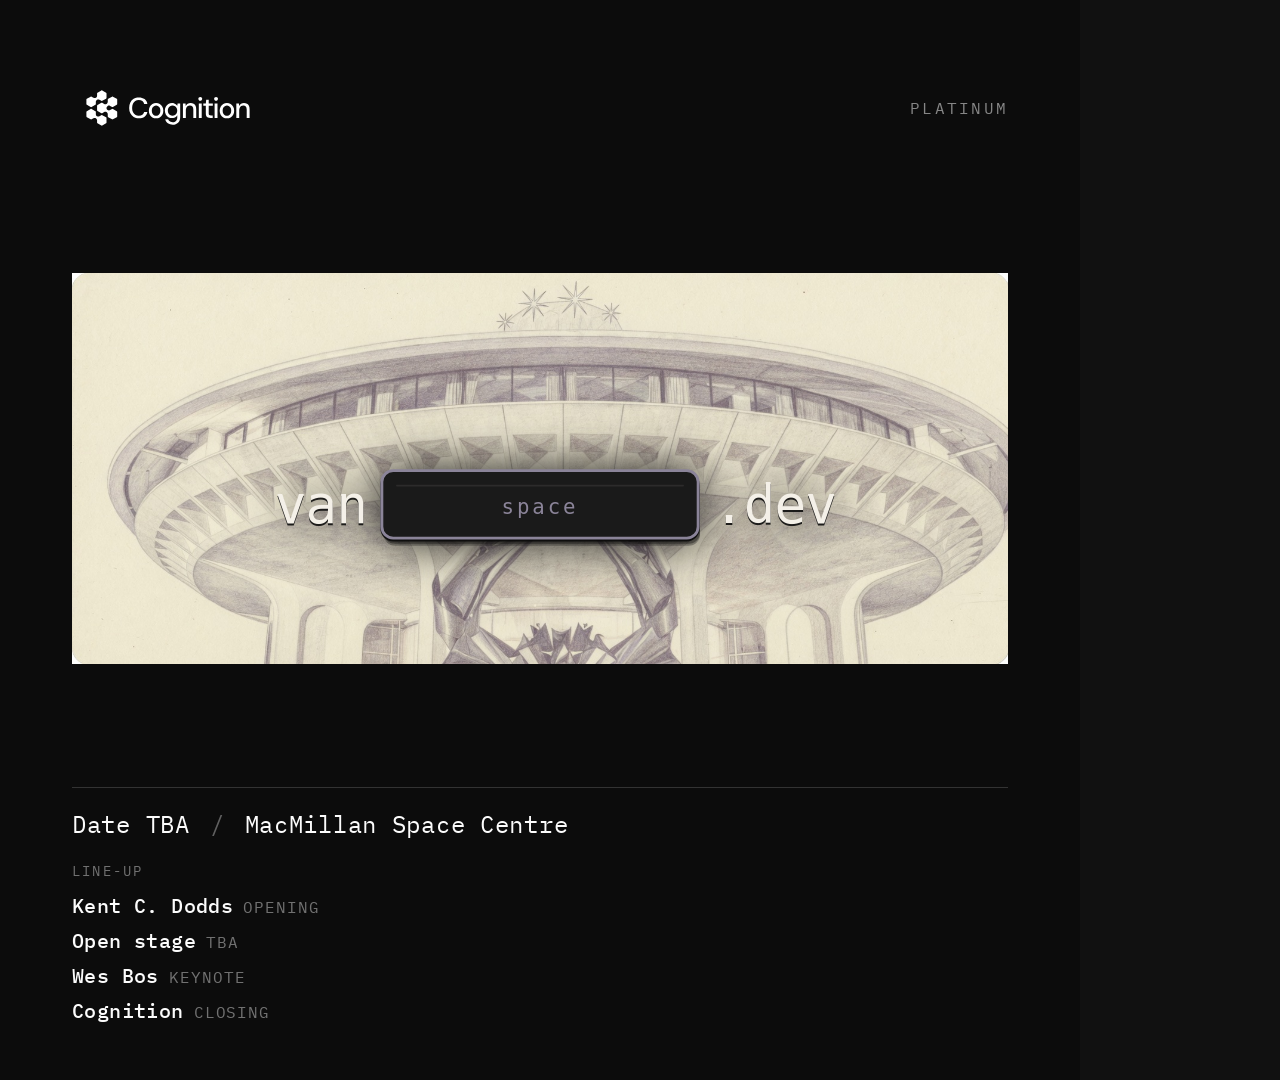
<file: luma/card-square-dark.html>
<!DOCTYPE html>
<html lang="en">
<head>
<meta charset="utf-8" />
<title>VanSpace Luma card — dark 1080</title>
<style>
  @font-face {
    font-family: "IBM Plex Mono";
    src: url("./assets/IBMPlexMono-Regular.ttf") format("truetype");
    font-weight: 400;
  }
  @font-face {
    font-family: "IBM Plex Mono";
    src: url("./assets/IBMPlexMono-Medium.ttf") format("truetype");
    font-weight: 500;
  }
  * { box-sizing: border-box; margin: 0; padding: 0; }
  body { background: #111; }
  .card {
    width: 1080px;
    height: 1080px;
    background: #0c0c0c;
    color: #fcfcfc;
    font-family: system-ui, sans-serif;
    overflow: hidden;
  }
  .inner {
    height: 100%;
    padding: 68px 72px 56px;
    display: flex;
    flex-direction: column;
  }
  .top {
    display: flex;
    justify-content: space-between;
    align-items: center;
    font-family: "IBM Plex Mono", monospace;
    font-size: 16px;
    letter-spacing: 0.14em;
    text-transform: uppercase;
    color: rgba(255, 255, 255, 0.5);
  }
  .top .cog {
    height: 80px;
    width: auto;
    filter: invert(1);
  }
  .stage {
    flex: 1;
    position: relative;
    display: grid;
    place-items: center;
    min-height: 0;
    margin: 20px 0 18px;
  }
  .stage .skybox {
    grid-area: 1 / 1;
    width: 100%;
    height: 100%;
    max-height: 420px;
    object-fit: contain;
    object-position: center center;
    display: block;
  }
  .overlay-logo {
    grid-area: 1 / 1;
    position: relative;
    z-index: 2;
    width: min(72%, 640px);
    height: auto;
    justify-self: center;
    align-self: center;
    transform: translateY(34%);
    pointer-events: none;
    filter: drop-shadow(0 2px 0 rgba(12, 12, 12, 0.9))
            drop-shadow(0 0 24px rgba(12, 12, 12, 0.95));
  }
  .bottom { flex-shrink: 0; }
  .rule {
    height: 1px;
    background: rgba(255, 255, 255, 0.16);
    margin-bottom: 20px;
  }
  .meta {
    display: flex;
    align-items: center;
    gap: 20px;
    font-family: "IBM Plex Mono", monospace;
    font-size: 24px;
    letter-spacing: 0.03em;
  }
  .meta .slash { color: rgba(255, 255, 255, 0.35); }
  .lineup-label {
    margin-top: 22px;
    font-family: "IBM Plex Mono", monospace;
    font-size: 14px;
    letter-spacing: 0.16em;
    text-transform: uppercase;
    color: rgba(255, 255, 255, 0.42);
  }
  .lineup {
    margin-top: 12px;
    list-style: none;
    display: flex;
    flex-direction: column;
    gap: 8px;
  }
  .lineup li {
    font-family: "IBM Plex Mono", monospace;
    font-size: 20px;
    letter-spacing: 0.02em;
    color: #fcfcfc;
    display: flex;
    flex-wrap: wrap;
    gap: 10px;
    align-items: baseline;
  }
  .lineup .role {
    color: rgba(255, 255, 255, 0.42);
    font-size: 16px;
    letter-spacing: 0.06em;
    text-transform: uppercase;
  }
  .lineup .name { font-weight: 500; }
</style>
</head>
<body>
  <div class="card">
    <div class="inner">
      <div class="top">
        <img class="cog" src="./assets/cognition-lockup.svg" alt="Cognition" />
        <span>Platinum</span>
      </div>
      <div class="stage">
        <img class="skybox" src="./assets/space-centre-sketch.jpg" alt="Space Centre" />
        <img class="overlay-logo" src="./assets/logo-wordmark-dark.svg" alt="van space .dev" />
      </div>
      <div class="bottom">
        <div class="rule"></div>
        <div class="meta">
          <span>Date TBA</span>
          <span class="slash">/</span>
          <span>MacMillan Space Centre</span>
        </div>
        <p class="lineup-label">Line-up</p>
        <ul class="lineup">
          <li><span class="name">Kent C. Dodds</span><span class="role">Opening</span></li>
          <li><span class="name">Open stage</span><span class="role">TBA</span></li>
          <li><span class="name">Wes Bos</span><span class="role">Keynote</span></li>
          <li><span class="name">Cognition</span><span class="role">Closing</span></li>
        </ul>
      </div>
    </div>
  </div>
</body>
</html>
</file>
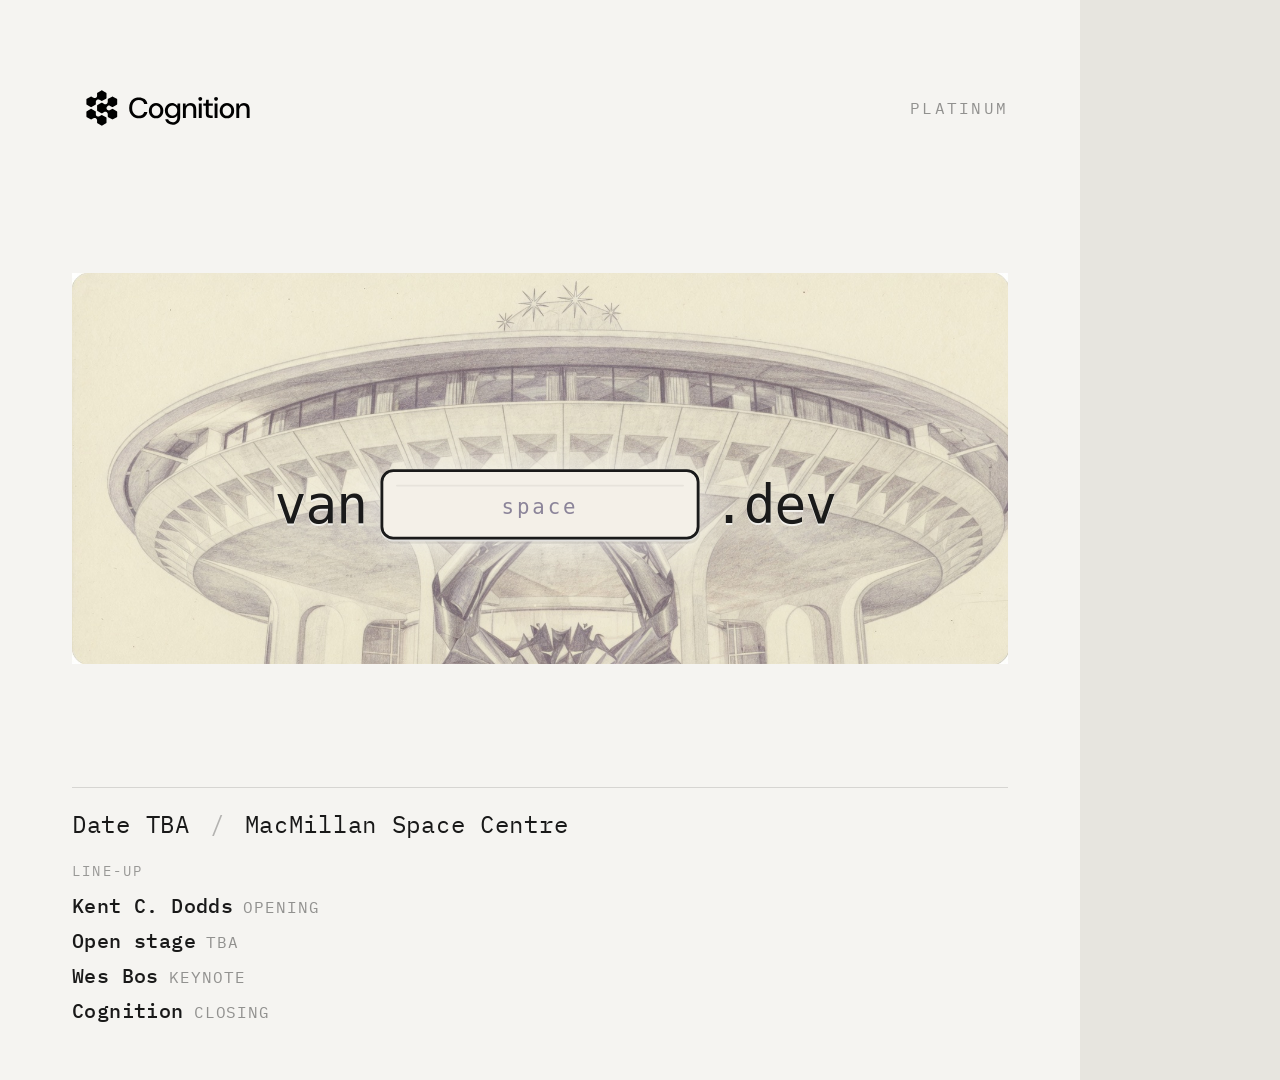
<file: luma/card-square-flagship.html>
<!DOCTYPE html>
<html lang="en">
<head>
<meta charset="utf-8" />
<title>VanSpace Luma card — flagship</title>
<style>
  @font-face {
    font-family: "IBM Plex Mono";
    src: url("./assets/IBMPlexMono-Regular.ttf") format("truetype");
    font-weight: 400;
  }
  @font-face {
    font-family: "IBM Plex Mono";
    src: url("./assets/IBMPlexMono-Medium.ttf") format("truetype");
    font-weight: 500;
  }
  * { box-sizing: border-box; margin: 0; padding: 0; }
  body { background: #e7e5df; }
  .card {
    width: 1080px;
    height: 1080px;
    background: #f5f4f1;
    color: #191919;
    overflow: hidden;
  }
  .inner {
    height: 100%;
    padding: 68px 72px 56px;
    display: flex;
    flex-direction: column;
  }
  .top {
    display: flex;
    justify-content: space-between;
    align-items: center;
    font-family: "IBM Plex Mono", monospace;
    font-size: 16px;
    letter-spacing: 0.14em;
    text-transform: uppercase;
    color: rgba(25, 25, 25, 0.45);
  }
  .top .cog { height: 80px; width: auto; display: block; }
  .stage {
    flex: 1;
    position: relative;
    display: grid;
    place-items: center;
    min-height: 0;
    margin: 20px 0 18px;
  }
  .stage .skybox {
    grid-area: 1 / 1;
    width: 100%;
    height: 100%;
    max-height: 420px;
    object-fit: contain;
    object-position: center center;
    display: block;
  }
  .overlay-logo {
    grid-area: 1 / 1;
    position: relative;
    z-index: 2;
    width: min(72%, 640px);
    height: auto;
    justify-self: center;
    align-self: center;
    transform: translateY(34%);
    pointer-events: none;
    filter: drop-shadow(0 2px 0 rgba(245, 244, 241, 0.9))
            drop-shadow(0 0 24px rgba(245, 244, 241, 0.95));
  }
  .bottom { flex-shrink: 0; }
  .rule {
    height: 1px;
    background: rgba(25, 25, 25, 0.14);
    margin-bottom: 20px;
  }
  .meta {
    display: flex;
    align-items: center;
    gap: 20px;
    font-family: "IBM Plex Mono", monospace;
    font-size: 24px;
    letter-spacing: 0.03em;
  }
  .meta .slash { color: rgba(25, 25, 25, 0.3); }
  .lineup-label {
    margin-top: 22px;
    font-family: "IBM Plex Mono", monospace;
    font-size: 14px;
    letter-spacing: 0.16em;
    text-transform: uppercase;
    color: rgba(25, 25, 25, 0.42);
  }
  .lineup {
    margin-top: 12px;
    list-style: none;
    display: flex;
    flex-direction: column;
    gap: 8px;
  }
  .lineup li {
    font-family: "IBM Plex Mono", monospace;
    font-size: 20px;
    letter-spacing: 0.02em;
    color: #191919;
    display: flex;
    flex-wrap: wrap;
    gap: 10px;
    align-items: baseline;
  }
  .lineup .role {
    color: rgba(25, 25, 25, 0.45);
    font-size: 16px;
    letter-spacing: 0.06em;
    text-transform: uppercase;
  }
  .lineup .name { font-weight: 500; }
</style>
</head>
<body>
  <div class="card">
    <div class="inner">
      <div class="top">
        <img class="cog" src="./assets/cognition-lockup.svg" alt="Cognition" />
        <span>Platinum</span>
      </div>
      <div class="stage">
        <img class="skybox" src="./assets/space-centre-sketch.jpg" alt="Space Centre" />
        <img class="overlay-logo" src="./assets/logo-wordmark.svg" alt="van space .dev" />
      </div>
      <div class="bottom">
        <div class="rule"></div>
        <div class="meta">
          <span>Date TBA</span>
          <span class="slash">/</span>
          <span>MacMillan Space Centre</span>
        </div>
        <p class="lineup-label">Line-up</p>
        <ul class="lineup">
          <li><span class="name">Kent C. Dodds</span><span class="role">Opening</span></li>
          <li><span class="name">Open stage</span><span class="role">TBA</span></li>
          <li><span class="name">Wes Bos</span><span class="role">Keynote</span></li>
          <li><span class="name">Cognition</span><span class="role">Closing</span></li>
        </ul>
      </div>
    </div>
  </div>
</body>
</html>
</file>
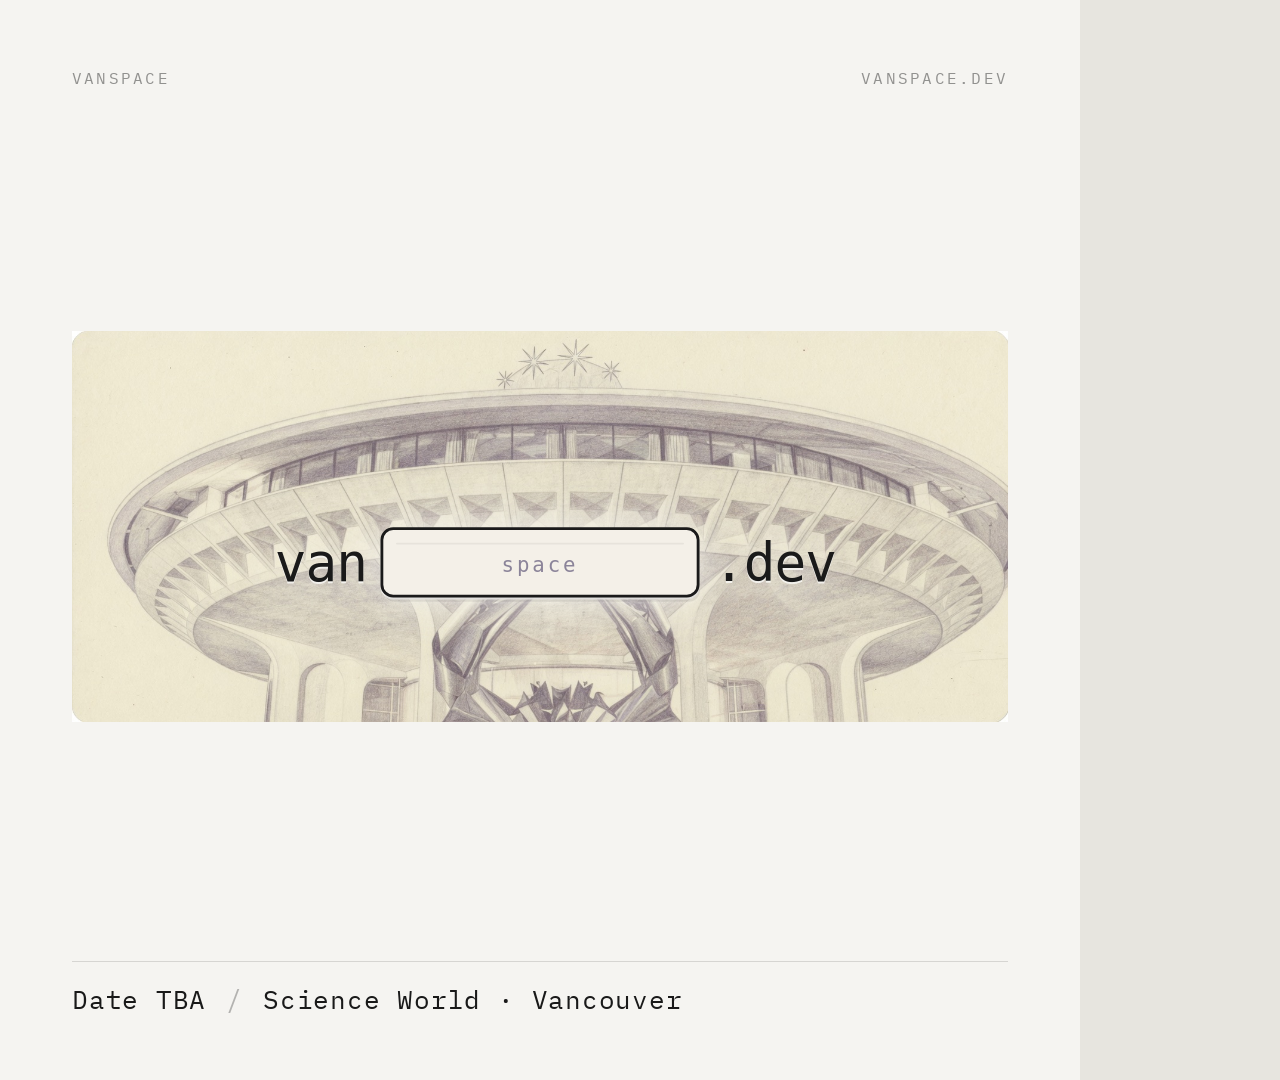
<file: luma/card-square-light.html>
<!DOCTYPE html>
<html lang="en">
<head>
<meta charset="utf-8" />
<title>VanSpace Luma card — light 1080</title>
<style>
  @font-face {
    font-family: "IBM Plex Mono";
    src: url("./assets/IBMPlexMono-Regular.ttf") format("truetype");
    font-weight: 400;
  }
  @font-face {
    font-family: "IBM Plex Mono";
    src: url("./assets/IBMPlexMono-Medium.ttf") format("truetype");
    font-weight: 500;
  }
  @font-face {
    font-family: "PP Mori";
    src: url("./assets/PPMori-Semibold.otf") format("opentype");
    font-weight: 600;
  }
  * { box-sizing: border-box; margin: 0; padding: 0; }
  body { background: #e7e5df; }
  .card {
    width: 1080px;
    height: 1080px;
    background: #f5f4f1;
    color: #191919;
    font-family: "PP Mori", system-ui, sans-serif;
    overflow: hidden;
  }
  .inner {
    height: 100%;
    padding: 68px 72px 56px;
    display: flex;
    flex-direction: column;
  }
  .top {
    display: flex;
    justify-content: space-between;
    align-items: center;
    font-family: "IBM Plex Mono", monospace;
    font-size: 16px;
    letter-spacing: 0.14em;
    text-transform: uppercase;
    color: rgba(25, 25, 25, 0.45);
    flex-shrink: 0;
  }
  .top .cog {
    height: 80px;
    width: auto;
    display: block;
  }
  /* Image stage with overlaid spacebar */
  .stage {
    flex: 1;
    position: relative;
    display: grid;
    place-items: center;
    min-height: 0;
    margin: 28px 0 24px;
  }
  .stage .skybox {
    grid-area: 1 / 1;
    width: 100%;
    height: 100%;
    max-height: 560px;
    object-fit: contain;
    object-position: center center;
    display: block;
  }
  .overlay-logo {
    grid-area: 1 / 1;
    position: relative;
    z-index: 2;
    width: min(72%, 640px);
    height: auto;
    justify-self: center;
    align-self: center;
    /* Spacebar = SVG center; drop down the building axis into the claw V */
    transform: translateY(34%);
    pointer-events: none;
    filter: drop-shadow(0 2px 0 rgba(245, 244, 241, 0.9))
            drop-shadow(0 0 24px rgba(245, 244, 241, 0.95));
  }
  /* Line-up removed (2026-08 direction) — more air for art + meta */
  .bottom {
    flex-shrink: 0;
    padding-bottom: 8px;
  }
  .rule {
    height: 1px;
    background: rgba(25, 25, 25, 0.14);
    margin-bottom: 20px;
  }
  .meta {
    display: flex;
    align-items: center;
    flex-wrap: wrap;
    gap: 20px;
    font-family: "IBM Plex Mono", monospace;
    font-size: 26px;
    letter-spacing: 0.03em;
  }
  .meta .slash { color: rgba(25, 25, 25, 0.3); }
</style>
</head>
<body>
  <div class="card">
    <div class="inner">
      <div class="top">
        <span>VanSpace</span>
        <span>vanspace.dev</span>
      </div>
      <div class="stage">
        <img class="skybox" src="./assets/space-centre-sketch.jpg" alt="Space Centre" />
        <img class="overlay-logo" src="./assets/logo-wordmark.svg" alt="van space .dev" />
      </div>
      <div class="bottom">
        <div class="rule"></div>
        <div class="meta">
          <span>Date TBA</span>
          <span class="slash">/</span>
          <span>Science World · Vancouver</span>
        </div>
      </div>
    </div>
  </div>
</body>
</html>
</file>
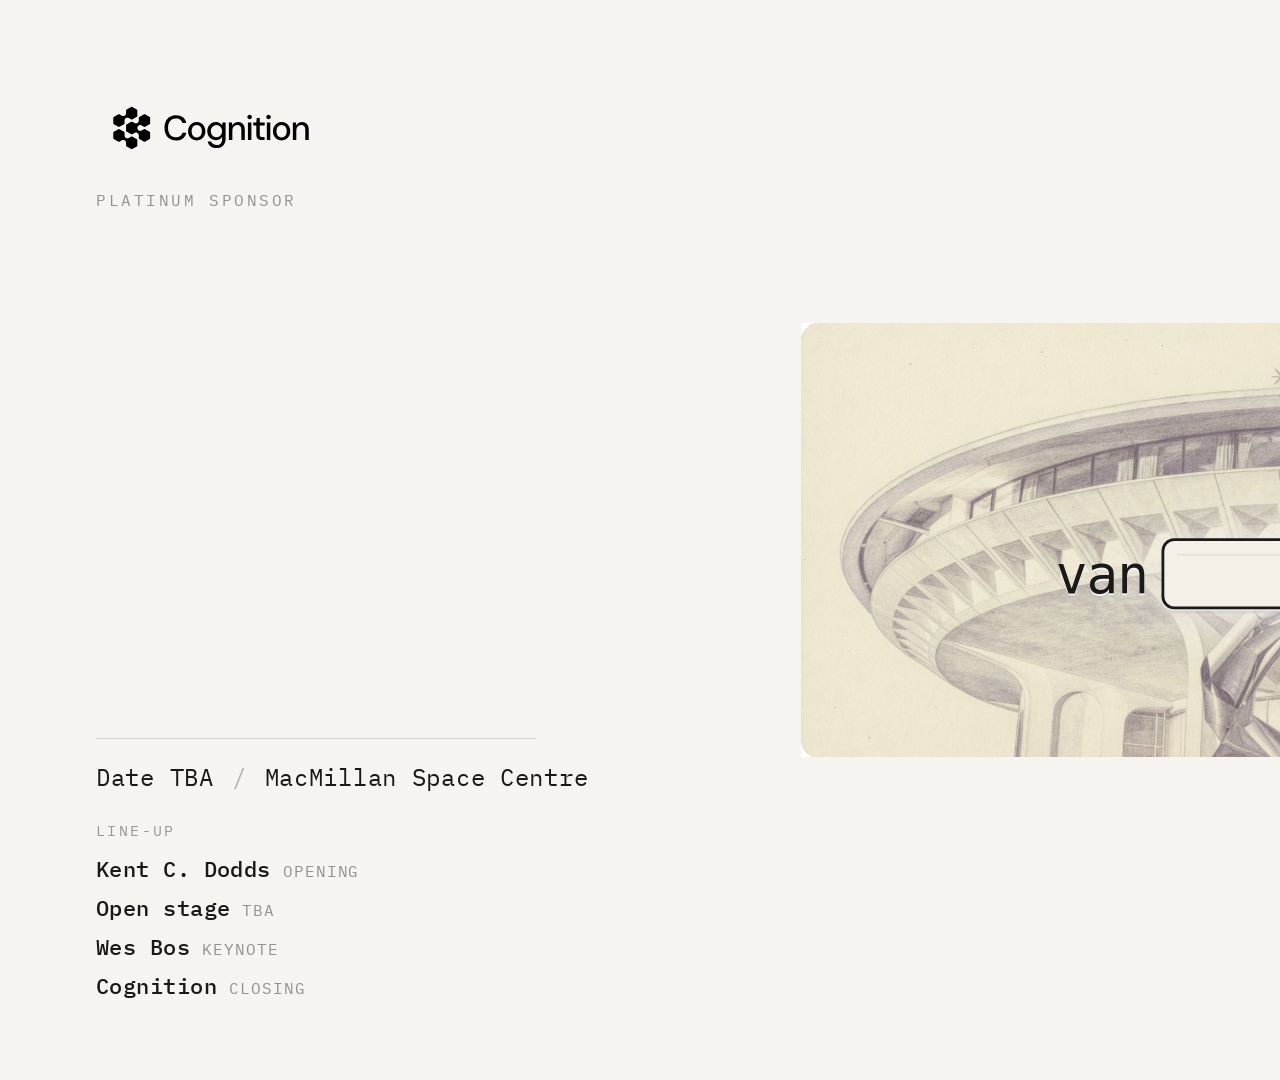
<file: luma/cover-landscape.html>
<!DOCTYPE html>
<html lang="en">
<head>
<meta charset="utf-8" />
<title>VanSpace Luma cover — 1920×1080</title>
<style>
  @font-face {
    font-family: "IBM Plex Mono";
    src: url("./assets/IBMPlexMono-Regular.ttf") format("truetype");
    font-weight: 400;
  }
  @font-face {
    font-family: "IBM Plex Mono";
    src: url("./assets/IBMPlexMono-Medium.ttf") format("truetype");
    font-weight: 500;
  }
  * { box-sizing: border-box; margin: 0; padding: 0; }
  body { background: #ddd; }
  .card {
    width: 1920px;
    height: 1080px;
    background: #f5f4f1;
    color: #191919;
    overflow: hidden;
    display: grid;
    grid-template-columns: 0.85fr 1.25fr;
  }
  .left {
    padding: 80px 56px 80px 96px;
    display: flex;
    flex-direction: column;
    justify-content: space-between;
  }
  .cog { height: 96px; width: auto; display: block; }
  .flag-label {
    margin-top: 14px;
    font-family: "IBM Plex Mono", monospace;
    font-size: 16px;
    letter-spacing: 0.16em;
    text-transform: uppercase;
    color: rgba(25, 25, 25, 0.45);
  }
  .meta-block { max-width: 520px; }
  .rule {
    height: 1px;
    background: rgba(25, 25, 25, 0.16);
    margin-bottom: 22px;
    max-width: 440px;
  }
  .meta {
    font-family: "IBM Plex Mono", monospace;
    font-size: 24px;
    letter-spacing: 0.03em;
    display: flex;
    gap: 18px;
    align-items: center;
    flex-wrap: wrap;
  }
  .meta .slash { color: rgba(25, 25, 25, 0.3); }
  .lineup-label {
    margin-top: 28px;
    font-family: "IBM Plex Mono", monospace;
    font-size: 15px;
    letter-spacing: 0.16em;
    text-transform: uppercase;
    color: rgba(25, 25, 25, 0.42);
  }
  .lineup {
    margin-top: 14px;
    list-style: none;
    display: flex;
    flex-direction: column;
    gap: 10px;
  }
  .lineup li {
    font-family: "IBM Plex Mono", monospace;
    font-size: 22px;
    letter-spacing: 0.02em;
    color: #191919;
    display: flex;
    flex-wrap: wrap;
    gap: 12px;
    align-items: baseline;
  }
  .lineup .role {
    color: rgba(25, 25, 25, 0.45);
    font-size: 16px;
    letter-spacing: 0.06em;
    text-transform: uppercase;
  }
  .lineup .name { font-weight: 500; }
  .right {
    position: relative;
    display: grid;
    place-items: center;
    padding: 48px 80px 48px 24px;
  }
  .right .skybox {
    grid-area: 1 / 1;
    width: 100%;
    height: 100%;
    max-height: 920px;
    object-fit: contain;
    object-position: center;
  }
  .overlay-logo {
    grid-area: 1 / 1;
    position: relative;
    z-index: 2;
    width: min(70%, 640px);
    height: auto;
    justify-self: center;
    align-self: center;
    transform: translateY(32%);
    filter: drop-shadow(0 2px 0 rgba(245, 244, 241, 0.95))
            drop-shadow(0 0 28px rgba(245, 244, 241, 0.98));
  }
</style>
</head>
<body>
  <div class="card">
    <div class="left">
      <div>
        <img class="cog" src="./assets/cognition-lockup.svg" alt="Cognition" />
        <div class="flag-label">Platinum sponsor</div>
      </div>
      <div class="meta-block">
        <div class="rule"></div>
        <div class="meta">
          <span>Date TBA</span>
          <span class="slash">/</span>
          <span>MacMillan Space Centre</span>
        </div>
        <p class="lineup-label">Line-up</p>
        <ul class="lineup">
          <li><span class="name">Kent C. Dodds</span><span class="role">Opening</span></li>
          <li><span class="name">Open stage</span><span class="role">TBA</span></li>
          <li><span class="name">Wes Bos</span><span class="role">Keynote</span></li>
          <li><span class="name">Cognition</span><span class="role">Closing</span></li>
        </ul>
      </div>
    </div>
    <div class="right">
      <img class="skybox" src="./assets/space-centre-sketch.jpg" alt="Space Centre" />
      <img class="overlay-logo" src="./assets/logo-wordmark.svg" alt="van space .dev" />
    </div>
  </div>
</body>
</html>
</file>
<file: archive/site-pages/agents-of-chaos/styles.css>
:root {
  --paper: #f2f6ff;
  --paper-2: #fbfdff;
  --ink: #2717a0;
  --ink-2: #4031c8;
  --deep: #11056f;
  --deep-2: #07023f;
  --pale: #c8d7ff;
  --faint: #e3ebff;
  --white: #fbfdff;
  --mono: "Courier New", Courier, monospace;
  --serif: "Bodoni 72 Smallcaps", "Bodoni 72", Didot, Georgia, serif;
  --body-serif: NewYork, Georgia, serif;
}

* {
  box-sizing: border-box;
}

html {
  min-height: 100%;
  background: var(--deep);
  color: var(--ink);
  scroll-behavior: smooth;
}

body {
  margin: 0;
  background:
    radial-gradient(circle at 20px 20px, rgba(255, 255, 255, 0.16) 1px, transparent 1px),
    linear-gradient(180deg, #090246 0%, #15076d 48%, #060235 100%);
  background-size: 9px 9px, auto;
  font-family: var(--body-serif);
}

img {
  display: block;
  max-width: 100%;
}

a {
  color: currentColor;
  text-decoration-thickness: 2px;
  text-underline-offset: 5px;
}

.scroll {
  width: min(1500px, calc(100% - 32px));
  margin: 16px auto 56px;
  background:
    linear-gradient(rgba(38, 22, 143, 0.035) 1px, transparent 1px),
    linear-gradient(90deg, rgba(38, 22, 143, 0.025) 1px, transparent 1px),
    var(--paper);
  background-size: 18px 18px;
  border: 3px solid var(--ink);
  box-shadow: 0 30px 80px rgba(0, 0, 0, 0.32);
}

.reader-progress {
  position: fixed;
  z-index: 30;
  right: 18px;
  bottom: 18px;
  min-width: 126px;
  padding: 9px 12px;
  border: 2px solid var(--white);
  background: rgba(18, 6, 108, 0.76);
  color: var(--white);
  font-family: var(--mono);
  font-size: 14px;
  line-height: 1;
  text-align: center;
  opacity: 0;
  transition: opacity 160ms ease;
}

body:hover .reader-progress,
.reader-progress:focus {
  opacity: 1;
}

.page {
  position: relative;
  min-height: 900px;
  padding: 76px 88px;
  border-bottom: 3px solid var(--ink);
  overflow: hidden;
}

.page::before {
  content: "";
  position: absolute;
  z-index: 8;
  top: 70px;
  right: 84px;
  width: 58px;
  height: 62px;
  pointer-events: none;
  background: url("./assets/cognition-mark-blue-transparent.png") center / contain no-repeat;
  opacity: 0.82;
}

.page::after {
  content: "";
  position: absolute;
  inset: 0;
  pointer-events: none;
  background-image: radial-gradient(rgba(38, 22, 143, 0.16) 0.7px, transparent 0.7px);
  background-size: 5px 5px;
  mix-blend-mode: multiply;
  opacity: 0.22;
}

.invert {
  background:
    radial-gradient(circle at 72% 12%, rgba(251, 253, 255, 0.07), transparent 30%),
    linear-gradient(180deg, var(--deep) 0%, var(--deep-2) 100%);
  color: var(--white);
  border-color: var(--white);
}

.invert::after {
  background-image: radial-gradient(rgba(255, 255, 255, 0.2) 0.7px, transparent 0.7px);
  mix-blend-mode: screen;
}

.invert::before {
  background-image: url("./assets/cognition-mark-white-transparent.png");
  opacity: 0.9;
}

.folio,
.kicker {
  position: relative;
  z-index: 2;
  margin: 0 0 22px;
  font-family: var(--mono);
  font-size: 18px;
  line-height: 1.25;
  letter-spacing: 0;
  text-transform: uppercase;
}

.folio {
  opacity: 0.86;
}

h1,
h2 {
  position: relative;
  z-index: 2;
  margin: 0;
  font-family: var(--serif);
  font-weight: 500;
  line-height: 0.92;
  letter-spacing: 0;
  text-transform: uppercase;
}

h1 {
  max-width: 1040px;
  font-size: 104px;
}

h2 {
  font-size: 72px;
}

p {
  position: relative;
  z-index: 2;
  margin: 0;
  font-size: 29px;
  line-height: 1.22;
}

.subtitle {
  margin-top: 16px;
  font-family: var(--mono);
  font-size: 25px;
}

.large-line {
  font-family: var(--serif);
  font-size: 46px;
  line-height: 1;
  text-transform: uppercase;
}

.page-line {
  position: absolute;
  z-index: 3;
  left: 62px;
  right: 62px;
  height: 3px;
  background: currentColor;
  opacity: 0.8;
}

.page-line.top {
  top: 52px;
}

.page-line.bottom {
  bottom: 52px;
}

.hero {
  min-height: 1120px;
  padding-top: 86px;
}

.hero-butterfly {
  position: absolute;
  z-index: 0;
  left: 72px;
  right: 72px;
  bottom: 62px;
  width: calc(100% - 144px);
  height: 720px;
  object-fit: cover;
  border: 3px solid var(--white);
  opacity: 0.8;
  filter: contrast(1.12) saturate(0.96);
}

.hero-thesis {
  position: relative;
  z-index: 4;
  margin-top: 78px;
  width: min(900px, 72%);
  padding: 30px 36px;
  border: 3px solid var(--white);
  background: rgba(18, 6, 108, 0.8);
  font-family: var(--serif);
  line-height: 0.98;
  text-transform: uppercase;
}

.hero-thesis span,
.hero-thesis strong {
  display: block;
  font-weight: 500;
}

.hero-thesis span:nth-child(1) {
  font-size: 42px;
  text-align: left;
}

.hero-thesis strong {
  font-size: 72px;
  text-align: center;
}

.hero-thesis span:nth-child(3) {
  font-size: 42px;
  text-align: right;
}

.orbit {
  position: absolute;
  z-index: 4;
  font-family: var(--mono);
  font-size: 20px;
  text-transform: uppercase;
}

.orbit-left {
  left: 98px;
  top: 604px;
  transform: rotate(-90deg);
  transform-origin: left top;
}

.orbit-right {
  right: 82px;
  top: 290px;
  writing-mode: vertical-rl;
}

.orbit-bottom {
  right: 120px;
  bottom: 86px;
}

.chaos-definition {
  min-height: 980px;
  display: grid;
  align-items: center;
  background:
    linear-gradient(rgba(38, 22, 143, 0.035) 1px, transparent 1px),
    linear-gradient(90deg, rgba(38, 22, 143, 0.025) 1px, transparent 1px),
    var(--paper-2);
  background-size: 18px 18px;
}

.definition-copy {
  position: relative;
  z-index: 2;
  max-width: 1080px;
  padding-left: 44px;
  border-left: 3px solid var(--ink);
}

.definition-copy h2 {
  margin-bottom: 34px;
  font-size: 118px;
}

.dictionary-line {
  max-width: 1080px;
  font-family: var(--serif);
  font-size: 62px;
  line-height: 0.98;
  text-transform: uppercase;
}

.clay-line {
  width: fit-content;
  max-width: 900px;
  margin-top: 38px;
  padding: 18px 24px;
  border: 3px solid var(--ink);
  background: var(--paper);
  font-family: var(--mono);
  font-size: 25px;
  text-transform: uppercase;
}

.definition-aside {
  position: absolute;
  z-index: 2;
  right: 88px;
  bottom: 70px;
  display: grid;
  grid-template-columns: repeat(4, auto);
  gap: 10px;
  font-family: var(--mono);
  font-size: 15px;
  text-transform: uppercase;
}

.definition-aside span {
  padding: 10px 12px;
  border: 2px solid var(--ink);
  background: rgba(251, 253, 255, 0.72);
}

.thesis-page {
  display: grid;
  grid-template-columns: 620px 1fr;
  gap: 56px;
  align-items: center;
  min-height: 1040px;
}

.side-title {
  position: absolute;
  left: 32px;
  bottom: 90px;
  writing-mode: vertical-rl;
  transform: rotate(180deg);
  font-family: var(--serif);
  font-size: 72px;
  line-height: 0.9;
  text-transform: uppercase;
  opacity: 0.22;
}

.plate {
  position: relative;
  z-index: 2;
  border: 3px solid var(--ink);
  background: var(--paper-2);
}

.plate.steadman {
  width: 620px;
  min-height: 470px;
  padding: 20px;
  display: grid;
  align-items: center;
  background:
    radial-gradient(rgba(38, 22, 143, 0.12) 0.7px, transparent 0.7px),
    var(--paper-2);
  background-size: 5px 5px;
}

.plate.steadman img {
  width: 100%;
  height: auto;
  max-height: 620px;
  object-fit: contain;
}

.plate.city-collapse {
  width: 620px;
  height: 520px;
  overflow: hidden;
  background: var(--paper-2);
}

.plate.city-collapse img {
  width: 100%;
  height: 100%;
  object-fit: cover;
  object-position: center;
  filter: contrast(1.18);
}

.balanced-copy {
  position: relative;
  z-index: 2;
  max-width: 690px;
  text-align: center;
}

.balanced-copy h2 {
  margin: 8px auto 36px;
  font-size: 68px;
}

.balanced-copy p {
  margin: 0 auto 22px;
  max-width: 720px;
}

.ripple-strip {
  position: absolute;
  z-index: 2;
  left: 86px;
  right: 86px;
  bottom: 56px;
  display: flex;
  justify-content: space-between;
  gap: 16px;
  padding-top: 18px;
  border-top: 3px solid currentColor;
  font-family: var(--mono);
  font-size: 19px;
  text-transform: uppercase;
}

.you-are-here {
  min-height: 1080px;
}

.you-are-here h2 {
  font-size: 106px;
  margin-bottom: 28px;
}

.here-grid {
  position: relative;
  z-index: 2;
  display: grid;
  grid-template-columns: 0.82fr 0.74fr;
  gap: 54px;
  align-items: start;
}

.here-copy {
  padding: 38px 0 38px 38px;
  border-left: 3px solid var(--white);
}

.here-copy p {
  margin-bottom: 24px;
  max-width: 720px;
}

.machine-stack {
  position: relative;
  min-height: 700px;
}

.machine-stack img {
  position: absolute;
  border: 3px solid var(--white);
  background: var(--deep);
  object-fit: cover;
}

.machine-stack img:first-child {
  right: 70px;
  top: 0;
  width: 420px;
  height: 500px;
}

.machine-stack img:last-child {
  left: 0;
  bottom: 0;
  width: 460px;
  height: 430px;
  mix-blend-mode: screen;
}

.terminal-band {
  position: absolute;
  z-index: 3;
  left: 88px;
  right: 88px;
  bottom: 72px;
  display: grid;
  grid-template-columns: repeat(5, minmax(0, 1fr));
  border: 3px solid var(--white);
  background: rgba(7, 2, 63, 0.8);
}

.terminal-band span {
  min-height: 84px;
  padding: 18px;
  border-right: 3px solid var(--white);
  font-family: var(--mono);
  font-size: 16px;
  line-height: 1.18;
  text-transform: uppercase;
}

.terminal-band span:last-child {
  border-right: 0;
}

.discordia-cover {
  min-height: 1040px;
  display: grid;
  grid-template-columns: 0.56fr 1fr;
  gap: 58px;
  align-items: center;
}

.principia-cover-frame {
  position: relative;
  z-index: 2;
  width: min(430px, 100%);
  justify-self: center;
  padding: 18px;
  border: 3px solid var(--ink);
  background:
    radial-gradient(circle at 50% 50%, rgba(39, 23, 160, 0.14), transparent 45%),
    repeating-linear-gradient(0deg, rgba(39, 23, 160, 0.08) 0 1px, transparent 1px 12px),
    var(--paper-2);
  box-shadow: 18px 18px 0 rgba(39, 23, 160, 0.13);
  transform: rotate(-1.4deg);
}

.principia-cover-frame img {
  width: 100%;
  height: auto;
  border: 3px solid var(--ink);
  filter: contrast(1.12);
}

.discordia-manifesto {
  position: relative;
  z-index: 2;
  max-width: 810px;
  padding-left: 38px;
  border-left: 3px solid var(--ink);
}

.discordia-manifesto h2,
.discordia-principles h2,
.kabal-copy h2 {
  margin-bottom: 34px;
  font-size: 78px;
}

.discordia-manifesto p:not(.folio),
.discordia-principles p:not(.folio):not(.kicker),
.kabal-copy p:not(.folio) {
  margin-bottom: 25px;
}

.pope-card-page {
  min-height: 980px;
  display: grid;
  grid-template-columns: minmax(520px, 0.95fr) minmax(420px, 0.8fr);
  gap: 70px;
  align-items: center;
  padding-top: 118px;
}

.pope-card-wrap {
  position: relative;
  z-index: 2;
  justify-self: end;
  width: min(650px, 100%);
  padding: 20px;
  border: 3px solid var(--ink);
  background:
    linear-gradient(rgba(38, 22, 143, 0.08) 1px, transparent 1px),
    linear-gradient(90deg, rgba(38, 22, 143, 0.08) 1px, transparent 1px),
    var(--paper-2);
  background-size: 12px 12px;
  box-shadow: 14px 14px 0 rgba(39, 23, 160, 0.12);
  transform: rotate(-0.7deg);
}

.pope-card-wrap img {
  width: 100%;
  height: auto;
  border: 3px solid var(--ink);
  filter: contrast(1.12);
}

.pope-card-copy {
  position: relative;
  z-index: 2;
  max-width: 610px;
  padding: 34px 0 34px 38px;
  border-left: 3px solid var(--ink);
}

.pope-card-copy h2 {
  margin-bottom: 28px;
  font-size: 82px;
}

.pope-card-copy p {
  margin-bottom: 22px;
}

.pope-card-page > .folio {
  position: absolute;
  top: 76px;
  left: 88px;
}

.discordia-principles {
  min-height: 980px;
}

.greyface-slide {
  min-height: 980px;
}

.greyface-layout {
  position: relative;
  z-index: 2;
  display: grid;
  grid-template-columns: 1fr 0.58fr;
  gap: 54px;
  align-items: center;
}

.greyface-copy {
  max-width: 850px;
}

.greyface-copy h2 {
  max-width: 840px;
  margin-bottom: 36px;
  font-size: 84px;
}

.greyface-takeaway {
  margin-top: 34px;
  padding-left: 28px;
  border-left: 3px solid var(--white);
  font-family: var(--serif);
  font-size: 48px;
  line-height: 0.98;
  text-transform: uppercase;
}

.greyface-image-frame {
  position: relative;
  z-index: 2;
  padding: 18px;
  border: 3px solid var(--white);
  background:
    linear-gradient(rgba(251, 253, 255, 0.08) 1px, transparent 1px),
    linear-gradient(90deg, rgba(251, 253, 255, 0.08) 1px, transparent 1px),
    rgba(251, 253, 255, 0.07);
  background-size: 12px 12px;
  transform: rotate(1.5deg);
}

.greyface-image-frame img {
  width: 100%;
  height: 520px;
  object-fit: cover;
  border: 3px solid var(--white);
  opacity: 0.9;
  mix-blend-mode: screen;
}

.greyface-image-frame span {
  display: block;
  margin-top: 14px;
  padding: 13px 15px;
  border: 3px solid var(--white);
  background: rgba(7, 2, 63, 0.82);
  font-family: var(--mono);
  font-size: 17px;
  line-height: 1;
  text-align: center;
  text-transform: uppercase;
}

.principle-grid {
  position: relative;
  z-index: 2;
  display: grid;
  grid-template-columns: repeat(2, minmax(0, 1fr));
  gap: 0;
  margin-top: 42px;
  border: 3px solid var(--white);
  background: rgba(7, 2, 63, 0.74);
}

.discordia-quote {
  position: relative;
  z-index: 2;
  max-width: 1120px;
  margin: 0;
  padding: 28px 32px;
  border: 3px solid var(--white);
  background: rgba(251, 253, 255, 0.08);
  font-family: var(--body-serif);
  font-size: 32px;
  line-height: 1.08;
}

.principle-grid article {
  min-height: 350px;
  padding: 34px;
  border-right: 3px solid var(--white);
}

.principle-grid article:last-child {
  border-right: 0;
}

.principle-grid h3 {
  margin: 0 0 24px;
  font-family: var(--serif);
  font-size: 48px;
  line-height: 0.94;
  font-weight: 500;
  text-transform: uppercase;
}

.principle-grid p:not(.kicker) {
  font-size: 27px;
}

.veil-line {
  position: relative;
  z-index: 2;
  max-width: 1040px;
  margin-top: 42px;
  padding: 24px 30px;
  border: 3px solid var(--white);
  background: rgba(251, 253, 255, 0.08);
  font-family: var(--serif);
  font-size: 48px;
  line-height: 0.98;
  text-transform: uppercase;
}

.discordia-kabal {
  min-height: 1050px;
  display: grid;
  grid-template-columns: 0.68fr 1fr;
  gap: 58px;
  align-items: center;
}

.pentabarf-frame {
  position: relative;
  z-index: 2;
  height: 780px;
  overflow: hidden;
  border: 3px solid var(--ink);
  background: var(--paper-2);
  box-shadow: 18px 18px 0 rgba(39, 23, 160, 0.12);
  transform: rotate(1.1deg);
}

.pentabarf-frame img {
  width: 100%;
  height: 100%;
  object-fit: cover;
  object-position: top center;
  filter: contrast(1.1);
}

.kabal-copy {
  position: relative;
  z-index: 2;
  max-width: 780px;
}

.kabal-tags {
  display: grid;
  grid-template-columns: repeat(2, minmax(0, 1fr));
  gap: 12px;
  margin-top: 32px;
}

.kabal-tags span {
  padding: 17px 18px;
  border: 3px solid var(--ink);
  background: var(--paper-2);
  font-family: var(--mono);
  font-size: 17px;
  line-height: 1.1;
  text-transform: uppercase;
}

.void-page {
  min-height: 980px;
  display: grid;
  grid-template-columns: 0.78fr 1fr;
  gap: 60px;
  align-items: center;
}

.void-orb {
  position: relative;
  z-index: 2;
  width: 100%;
  height: 650px;
  object-fit: cover;
  border: 3px solid var(--white);
}

.void-copy {
  position: relative;
  z-index: 2;
  max-width: 720px;
}

.void-copy h2 {
  margin-bottom: 34px;
  font-size: 82px;
}

.void-copy p:not(.kicker) {
  margin-bottom: 24px;
  font-size: 31px;
}

.peet-page {
  min-height: 980px;
  background: var(--paper-2);
}

.peet-page h2 {
  max-width: 1060px;
  margin-bottom: 44px;
}

.peet-grid {
  position: relative;
  z-index: 2;
  display: grid;
  grid-template-columns: repeat(2, minmax(0, 1fr));
  border: 3px solid var(--ink);
  background: rgba(251, 253, 255, 0.72);
}

.peet-grid article {
  min-height: 250px;
  padding: 34px;
  border-right: 3px solid var(--ink);
  border-bottom: 3px solid var(--ink);
}

.peet-grid article:nth-child(2n) {
  border-right: 0;
}

.peet-grid article:nth-last-child(-n + 2) {
  border-bottom: 0;
}

.peet-grid b,
.case-columns b,
.build-list b,
.rubric-orbit b {
  display: block;
  margin-bottom: 18px;
  font-family: var(--mono);
  font-size: 24px;
  text-transform: uppercase;
}

.peet-grid p {
  font-size: 27px;
}

.butterfly-effect {
  min-height: 1060px;
  display: grid;
  grid-template-columns: 0.6fr 1fr;
  gap: 64px;
  align-items: center;
}

.butterfly-ascii {
  position: relative;
  z-index: 2;
  width: 480px;
  height: 690px;
  object-fit: cover;
  object-position: center;
  border: 3px solid var(--ink);
  background: var(--paper-2);
}

.pokemon-effect-card {
  padding: 14px;
  object-fit: contain;
  background:
    linear-gradient(rgba(38, 22, 143, 0.08) 1px, transparent 1px),
    linear-gradient(90deg, rgba(38, 22, 143, 0.08) 1px, transparent 1px),
    var(--paper-2);
  background-size: 10px 10px;
  box-shadow: 12px 12px 0 rgba(39, 23, 160, 0.18);
}

.effect-copy {
  position: relative;
  z-index: 2;
  padding-left: 36px;
  border-left: 3px solid var(--ink);
}

.effect-copy h2 {
  margin-bottom: 34px;
  font-size: 78px;
}

.effect-copy p:not(.kicker) {
  margin-bottom: 26px;
}

.ripple-equation {
  position: absolute;
  z-index: 3;
  left: 88px;
  right: 88px;
  bottom: 68px;
  display: flex;
  align-items: center;
  justify-content: space-between;
  gap: 20px;
  padding: 20px 28px;
  border: 3px solid var(--ink);
  background: var(--paper-2);
  font-family: var(--mono);
  font-size: 22px;
  text-transform: uppercase;
}

.ripple-equation b {
  font-weight: 400;
}

.metamorphosis {
  display: grid;
  grid-template-columns: 1fr 0.66fr;
  gap: 50px;
  align-items: center;
  min-height: 1010px;
}

.metamorphosis-plate {
  position: relative;
  z-index: 2;
  border: 3px solid var(--ink);
  background: var(--paper-2);
}

.metamorphosis-plate img {
  width: 100%;
  height: 650px;
  object-fit: cover;
}

.metamorphosis-copy {
  position: relative;
  z-index: 2;
  text-align: center;
}

.metamorphosis-copy h2 {
  margin-bottom: 34px;
  font-size: 78px;
}

.metamorphosis-copy p {
  margin-bottom: 25px;
}

.chamber-page {
  min-height: 1120px;
  display: grid;
  grid-template-columns: 0.7fr 1fr;
  gap: 48px;
  align-items: center;
}

.chamber-copy {
  position: relative;
  z-index: 2;
}

.chamber-copy h2 {
  margin-bottom: 34px;
  font-size: 72px;
}

.chamber-copy p:not(.kicker) {
  margin-bottom: 25px;
}

.chamber-plates {
  position: relative;
  z-index: 2;
  min-height: 760px;
}

.chamber-plates img {
  position: absolute;
  border: 3px solid var(--ink);
  background: var(--paper-2);
  object-fit: cover;
}

.chamber-plates img:first-child {
  left: 0;
  top: 0;
  width: 92%;
  height: 420px;
}

.chamber-plates img:last-child {
  right: 0;
  bottom: 0;
  width: 70%;
  height: 470px;
  mix-blend-mode: multiply;
}

.art-cases {
  min-height: 1100px;
}

.art-cases h2 {
  max-width: 1000px;
  margin-bottom: 38px;
  font-size: 78px;
}

.case-columns {
  position: relative;
  z-index: 3;
  display: grid;
  grid-template-columns: repeat(3, minmax(0, 1fr));
  border: 3px solid var(--white);
  background: rgba(7, 2, 63, 0.68);
}

.case-columns article {
  min-height: 330px;
  padding: 30px;
  border-right: 3px solid var(--white);
}

.case-columns article:last-child {
  border-right: 0;
}

.case-columns p {
  font-size: 24px;
}

.art-float {
  position: absolute;
  z-index: 2;
  right: 64px;
  bottom: 34px;
  width: 620px;
  height: 430px;
  object-fit: contain;
  opacity: 0.7;
  mix-blend-mode: screen;
}

.poem-installation {
  right: 78px;
  top: 600px;
  bottom: auto;
  width: 760px;
  height: 416px;
  object-fit: cover;
  border: 3px solid var(--white);
  opacity: 0.68;
  filter: contrast(1.08);
}

.discordian {
  min-height: 1040px;
  display: grid;
  grid-template-columns: 0.74fr 1fr;
  grid-template-rows: auto auto;
  gap: 34px 54px;
  align-items: start;
}

.discord-art-frame {
  position: relative;
  z-index: 2;
  grid-row: 1 / span 2;
  align-self: center;
  display: flex;
  min-height: 660px;
  flex-direction: column;
  justify-content: space-between;
  border: 3px solid var(--ink);
  background:
    radial-gradient(circle at 50% 40%, rgba(39, 23, 160, 0.18), transparent 44%),
    repeating-linear-gradient(90deg, rgba(39, 23, 160, 0.09) 0 1px, transparent 1px 11px),
    var(--paper-2);
  transform: rotate(-2deg);
}

.discord-art-frame img {
  width: 100%;
  height: 595px;
  object-fit: cover;
  object-position: center;
  mix-blend-mode: multiply;
  filter: contrast(1.24);
}

.discord-art-frame span {
  display: block;
  padding: 16px 18px;
  border-top: 3px solid var(--ink);
  font-family: var(--mono);
  font-size: 18px;
  line-height: 1;
  text-align: center;
  text-transform: uppercase;
  white-space: nowrap;
}

.discord-copy {
  position: relative;
  z-index: 2;
  padding-top: 10px;
}

.discord-copy h2 {
  margin-bottom: 34px;
  font-size: 76px;
}

.discord-copy p:not(.kicker) {
  margin-bottom: 25px;
}

.calendar-code {
  position: relative;
  z-index: 3;
  right: auto;
  bottom: auto;
  width: min(100%, 650px);
  margin: 0;
  padding: 22px;
  border: 3px solid var(--ink);
  background: var(--paper-2);
  color: var(--ink);
  font-family: var(--mono);
  font-size: 17px;
  line-height: 1.2;
}

.chaos-engineering {
  min-height: 1010px;
}

.engineering-layout {
  position: relative;
  z-index: 2;
  display: grid;
  grid-template-columns: 0.78fr 1fr;
  gap: 56px;
  align-items: end;
  min-height: 740px;
}

.engineering-layout article {
  padding: 34px 0 34px 38px;
  border-left: 3px solid var(--white);
}

.engineering-layout h2 {
  margin-bottom: 34px;
  font-size: 76px;
}

.engineering-layout p:not(.kicker) {
  margin-bottom: 25px;
}

.engineering-layout img {
  width: 100%;
  height: 640px;
  object-fit: cover;
  border: 3px solid var(--white);
}

.agentic {
  min-height: 1120px;
  display: grid;
  grid-template-columns: 0.95fr 0.72fr;
  gap: 54px;
  align-items: center;
}

.agent-stack {
  position: relative;
  z-index: 2;
  height: 780px;
}

.agent-stack img {
  position: absolute;
  border: 3px solid var(--ink);
  background: var(--paper-2);
  object-fit: cover;
}

.agent-stack img:nth-child(1) {
  left: 0;
  top: 0;
  width: 520px;
  height: 520px;
}

.agent-stack img:nth-child(2) {
  right: 34px;
  top: 224px;
  width: 540px;
  height: 306px;
}

.agent-stack img:nth-child(3) {
  left: 92px;
  bottom: 0;
  width: 470px;
  height: 370px;
  mix-blend-mode: multiply;
}

.agent-copy {
  position: relative;
  z-index: 2;
  text-align: center;
}

.agent-copy h2 {
  margin-bottom: 34px;
  font-size: 76px;
}

.agent-copy p:not(.kicker) {
  margin-bottom: 25px;
}

.demo-brief {
  min-height: 1000px;
}

.demo-brief h2 {
  max-width: 1120px;
  margin-bottom: 42px;
  font-size: 84px;
}

.build-list {
  position: relative;
  z-index: 2;
  display: grid;
  grid-template-columns: repeat(5, minmax(0, 1fr));
  border: 3px solid var(--white);
  background: rgba(7, 2, 63, 0.72);
}

.build-list div {
  min-height: 340px;
  padding: 26px;
  border-right: 3px solid var(--white);
}

.build-list div:last-child {
  border-right: 0;
}

.build-list span,
.rubric-orbit span {
  display: block;
  font-family: var(--mono);
  font-size: 18px;
  line-height: 1.22;
  text-transform: uppercase;
}

.rubric {
  min-height: 980px;
}

.rubric h2 {
  max-width: 1120px;
  margin-bottom: 28px;
  font-size: 66px;
}

.eye {
  position: absolute;
  z-index: 2;
  right: 90px;
  bottom: 94px;
  width: 430px;
  height: 430px;
  object-fit: cover;
  border: 3px solid var(--white);
}

.rubric-butterfly {
  position: absolute;
  z-index: 2;
  right: 40px;
  bottom: 26px;
  width: 650px;
  height: 450px;
  object-fit: contain;
  opacity: 0.56;
  mix-blend-mode: screen;
}

.rubric-orbit {
  position: relative;
  z-index: 3;
  width: 820px;
  display: grid;
  grid-template-columns: repeat(2, minmax(0, 1fr));
  gap: 12px;
}

.rubric-orbit div {
  padding: 14px 20px;
  border: 3px solid var(--white);
  background: rgba(18, 6, 108, 0.82);
}

.rubric-line {
  position: relative;
  z-index: 3;
  left: auto;
  bottom: auto;
  display: block;
  width: min(1190px, 100%);
  margin-top: 16px;
  font-family: var(--mono);
  font-size: 22px;
  text-transform: uppercase;
}

.chaos-matrix {
  position: relative;
  z-index: 3;
  display: grid;
  grid-template-columns: 168px repeat(2, minmax(0, 1fr));
  grid-template-rows: 42px 50px 188px 154px;
  width: min(1190px, 100%);
  border: 3px solid var(--white);
  background: rgba(7, 2, 63, 0.72);
}

.chaos-matrix > * {
  border-right: 3px solid var(--white);
  border-bottom: 3px solid var(--white);
}

.axis,
.matrix-label {
  display: grid;
  place-items: center;
  padding: 10px 14px;
  font-family: var(--mono);
  font-size: 18px;
  line-height: 1.05;
  text-align: center;
  text-transform: uppercase;
}

.x-axis {
  grid-column: 2 / 4;
  grid-row: 1;
  border-right: 0;
}

.y-axis {
  grid-column: 1;
  grid-row: 1 / 3;
}

.label-builds {
  grid-column: 2;
  grid-row: 2;
}

.label-breaks {
  grid-column: 3;
  grid-row: 2;
  border-right: 0;
}

.label-works {
  grid-column: 1;
  grid-row: 3;
}

.label-not {
  grid-column: 1;
  grid-row: 4;
  border-bottom: 0;
}

.matrix-cell {
  padding: 20px 24px;
  background:
    linear-gradient(rgba(251, 253, 255, 0.08) 1px, transparent 1px),
    linear-gradient(90deg, rgba(251, 253, 255, 0.08) 1px, transparent 1px),
    rgba(18, 6, 108, 0.84);
  background-size: 12px 12px;
}

.matrix-cell b {
  display: block;
  margin-bottom: 10px;
  font-family: var(--serif);
  font-size: 33px;
  line-height: 0.95;
  font-weight: 500;
  text-transform: uppercase;
}

.matrix-cell span {
  display: block;
  margin-bottom: 13px;
  font-family: var(--mono);
  font-size: 16px;
  line-height: 1.1;
  text-transform: uppercase;
  opacity: 0.78;
}

.matrix-cell p {
  font-size: 22px;
  line-height: 1.15;
}

.positive {
  grid-column: 2;
  grid-row: 3;
}

.negative {
  grid-column: 3;
  grid-row: 3;
  border-right: 0;
}

.intention {
  grid-column: 2;
  grid-row: 4;
  border-bottom: 0;
}

.noise {
  grid-column: 3;
  grid-row: 4;
  border-right: 0;
  border-bottom: 0;
}

.rubric-prizes {
  position: relative;
  z-index: 3;
  display: grid;
  grid-template-columns: 1.2fr 1fr 1fr;
  gap: 0;
  width: min(1190px, 100%);
  margin-top: 20px;
  border: 3px solid var(--white);
  background: rgba(251, 253, 255, 0.09);
  text-transform: uppercase;
}

.rubric-prizes article {
  padding: 16px 19px;
  border-right: 3px solid var(--white);
}

.rubric-prizes article:last-child {
  border-right: 0;
}

.rubric-prizes span,
.rubric-prizes em {
  display: block;
  font-family: var(--mono);
  font-size: 15px;
  line-height: 1.2;
  font-style: normal;
}

.rubric-prizes b {
  display: block;
  margin: 7px 0;
  font-family: var(--serif);
  font-size: 28px;
  line-height: 0.95;
  font-weight: 500;
}

.rubric-prizes .grand-prize b {
  font-size: 36px;
}

.devin-roadmap {
  min-height: 980px;
  padding-top: 70px;
}

.devin-roadmap-mark,
.fleet-mark {
  position: absolute;
  z-index: 2;
  right: 88px;
  top: 82px;
  width: 74px;
  height: auto;
  opacity: 0.96;
}

.devin-roadmap h2,
.fleet-management h2 {
  position: relative;
  z-index: 2;
  max-width: 1060px;
  margin-bottom: 20px;
  font-size: 74px;
}

.roadmap-lede {
  position: relative;
  z-index: 2;
  max-width: 1000px;
  margin-bottom: 34px;
  padding-left: 28px;
  border-left: 3px solid var(--white);
  font-size: 28px;
  line-height: 1.14;
}

.release-timeline {
  position: relative;
  z-index: 2;
  display: grid;
  grid-template-columns: repeat(5, minmax(0, 1fr));
  width: 100%;
  border: 3px solid var(--white);
  background: rgba(7, 2, 63, 0.7);
}

.release-timeline article {
  min-height: 510px;
  padding: 16px;
  border-right: 3px solid var(--white);
}

.release-timeline article:last-child {
  border-right: 0;
}

.release-timeline time {
  display: block;
  margin-bottom: 12px;
  padding-bottom: 10px;
  border-bottom: 3px solid var(--white);
  font-family: var(--mono);
  font-size: 17px;
  line-height: 1;
  text-transform: uppercase;
}

.release-timeline img {
  width: 100%;
  height: 150px;
  margin-bottom: 14px;
  object-fit: cover;
  border: 3px solid var(--white);
  filter: grayscale(1) contrast(1.25) sepia(1) hue-rotate(205deg) saturate(2.8);
  opacity: 0.86;
}

.release-timeline b {
  display: block;
  margin-bottom: 12px;
  font-family: var(--serif);
  font-size: 29px;
  line-height: 0.98;
  font-weight: 500;
  text-transform: uppercase;
}

.release-timeline p {
  font-size: 21px;
  line-height: 1.15;
}

.devin-problems {
  min-height: 980px;
  display: grid;
  align-content: center;
  background:
    linear-gradient(rgba(38, 22, 143, 0.035) 1px, transparent 1px),
    linear-gradient(90deg, rgba(38, 22, 143, 0.025) 1px, transparent 1px),
    var(--paper-2);
  background-size: 18px 18px;
}

.devin-problems h2 {
  max-width: 1180px;
  margin-bottom: 38px;
  font-size: 72px;
}

.problem-solution-grid {
  position: relative;
  z-index: 2;
  display: grid;
  grid-template-columns: repeat(3, minmax(0, 1fr));
  border: 3px solid var(--ink);
  background: rgba(251, 253, 255, 0.7);
}

.problem-solution-grid article {
  min-height: 500px;
  padding: 28px;
  border-right: 3px solid var(--ink);
}

.problem-solution-grid article:last-child {
  border-right: 0;
}

.problem-solution-grid span,
.problem-solution-grid strong {
  display: block;
  font-family: var(--mono);
  font-size: 18px;
  line-height: 1.1;
  text-transform: uppercase;
}

.problem-solution-grid b {
  display: block;
  margin: 18px 0 20px;
  font-family: var(--serif);
  font-size: 42px;
  line-height: 0.96;
  font-weight: 500;
  text-transform: uppercase;
}

.problem-solution-grid p {
  margin-bottom: 24px;
  font-size: 25px;
  line-height: 1.15;
}

.problem-solution-grid strong {
  width: fit-content;
  margin-top: 8px;
  padding: 8px 10px;
  border: 3px solid var(--ink);
  background: var(--ink);
  color: var(--white);
}

.fleet-management {
  min-height: 980px;
}

.fleet-board {
  position: relative;
  z-index: 2;
  display: grid;
  grid-template-columns: repeat(4, minmax(0, 1fr));
  width: 100%;
  margin-top: 36px;
  border: 3px solid var(--white);
  background: rgba(7, 2, 63, 0.72);
}

.fleet-board article {
  min-height: 405px;
  padding: 22px;
  border-right: 3px solid var(--white);
}

.fleet-board article:last-child {
  border-right: 0;
}

.fleet-board span {
  display: block;
  margin-bottom: 28px;
  font-family: var(--mono);
  font-size: 20px;
  text-transform: uppercase;
}

.fleet-board b {
  display: block;
  min-height: 92px;
  margin-bottom: 20px;
  font-family: var(--serif);
  font-size: 43px;
  line-height: 0.96;
  font-weight: 500;
  text-transform: uppercase;
}

.fleet-board p {
  font-size: 24px;
  line-height: 1.16;
}

.fleet-line {
  position: relative;
  z-index: 2;
  width: min(1190px, 100%);
  margin-top: 30px;
  padding: 20px 26px;
  border: 3px solid var(--white);
  background: rgba(251, 253, 255, 0.08);
  font-family: var(--mono);
  font-size: 24px;
  line-height: 1.18;
  text-transform: uppercase;
}

.devin-demo {
  min-height: 980px;
  display: grid;
  grid-template-columns: 0.85fr 1.15fr;
  gap: 64px;
  align-items: center;
  padding-top: 118px;
}

.devin-demo > .folio {
  position: absolute;
  top: 76px;
  left: 88px;
}

.devin-demo-copy {
  position: relative;
  z-index: 2;
  max-width: 690px;
  padding-left: 34px;
  border-left: 3px solid var(--white);
}

.devin-demo-logo {
  width: min(150px, 100%);
  height: auto;
  margin: 0 0 38px;
}

.devin-demo h2 {
  margin-bottom: 34px;
  font-size: 76px;
}

.devin-steps {
  position: relative;
  z-index: 2;
  display: grid;
  gap: 11px;
  margin: 0 0 34px;
  padding: 0;
  list-style: none;
  counter-reset: devin-step;
}

.devin-steps li {
  counter-increment: devin-step;
  display: grid;
  grid-template-columns: 54px 1fr;
  align-items: center;
  min-height: 55px;
  border: 3px solid var(--white);
  background: rgba(251, 253, 255, 0.08);
  font-family: var(--mono);
  font-size: 21px;
  line-height: 1.1;
  text-transform: uppercase;
}

.devin-steps li::before {
  content: counter(devin-step, decimal-leading-zero);
  display: grid;
  place-items: center;
  align-self: stretch;
  border-right: 3px solid var(--white);
}

.devin-line {
  font-size: 28px;
}

.devin-video-frame {
  position: relative;
  z-index: 2;
  display: block;
  padding: 18px;
  border: 3px solid var(--white);
  background:
    linear-gradient(rgba(251, 253, 255, 0.08) 1px, transparent 1px),
    linear-gradient(90deg, rgba(251, 253, 255, 0.08) 1px, transparent 1px),
    rgba(251, 253, 255, 0.08);
  background-size: 12px 12px;
  box-shadow: 14px 14px 0 rgba(251, 253, 255, 0.14);
  transform: rotate(0.8deg);
  text-decoration: none;
}

.video-still {
  position: relative;
  display: block;
  width: 100%;
  border: 3px solid var(--white);
  background: var(--deep-2);
  overflow: hidden;
}

.video-still img {
  width: 100%;
  aspect-ratio: 16 / 9;
  height: auto;
  object-fit: cover;
  filter: grayscale(1) contrast(1.2) sepia(1) hue-rotate(205deg) saturate(3.2);
  opacity: 0.92;
}

.video-still::after {
  content: "";
  position: absolute;
  inset: 0;
  pointer-events: none;
  background:
    linear-gradient(rgba(251, 253, 255, 0.08) 1px, transparent 1px),
    linear-gradient(90deg, rgba(251, 253, 255, 0.08) 1px, transparent 1px),
    rgba(18, 6, 108, 0.15);
  background-size: 10px 10px;
  mix-blend-mode: screen;
}

.play-mark {
  position: absolute;
  z-index: 2;
  left: 50%;
  top: 50%;
  transform: translate(-50%, -50%);
  display: grid;
  place-items: center;
  width: 120px;
  height: 120px;
  border: 3px solid var(--white);
  border-radius: 50%;
  background: rgba(7, 2, 63, 0.76);
  font-family: var(--mono);
  font-size: 20px;
  line-height: 1;
  text-transform: uppercase;
}

.video-title {
  display: block;
  margin-top: 16px;
  padding: 13px 15px;
  border: 3px solid var(--white);
  background: rgba(7, 2, 63, 0.82);
  font-family: var(--mono);
  font-size: 18px;
  line-height: 1;
  text-align: center;
  text-transform: uppercase;
}

.closing {
  min-height: 900px;
  display: grid;
  place-content: center;
  text-align: center;
  border-bottom: 0;
}

.closing h2 {
  font-size: 98px;
  margin-bottom: 38px;
}

.closing p {
  max-width: 920px;
  margin: 0 auto;
  font-family: var(--mono);
  font-size: 27px;
  text-transform: uppercase;
}

.thank-you {
  min-height: 900px;
  display: grid;
  align-content: center;
  justify-items: center;
  gap: 32px;
  text-align: center;
  border-bottom: 0;
  background:
    linear-gradient(rgba(38, 22, 143, 0.035) 1px, transparent 1px),
    linear-gradient(90deg, rgba(38, 22, 143, 0.025) 1px, transparent 1px),
    var(--paper-2);
  background-size: 18px 18px;
  color: var(--ink);
}

.devin-final-mark {
  position: relative;
  z-index: 2;
  width: min(240px, 42vw);
  height: auto;
  margin-bottom: 26px;
}

.thank-you h2 {
  font-size: 116px;
}

.thank-you p:not(.folio) {
  max-width: 760px;
  font-family: var(--mono);
  font-size: 30px;
  text-transform: uppercase;
}

.devin-thanks {
  isolation: isolate;
}

.devin-honeycomb-field {
  position: absolute;
  z-index: 1;
  inset: 0;
  pointer-events: none;
  overflow: hidden;
}

.devin-honeycomb-field span {
  position: absolute;
  width: 138px;
  height: 138px;
  background: url("./assets/devin-honeycomb-blue-transparent.png") center / contain no-repeat;
  opacity: 0.16;
  filter: drop-shadow(8px 8px 0 rgba(39, 23, 160, 0.08));
}

.devin-honeycomb-field span:nth-child(1) {
  left: 7%;
  top: 16%;
  width: 104px;
  height: 104px;
  transform: rotate(-14deg);
}

.devin-honeycomb-field span:nth-child(2) {
  right: 9%;
  top: 12%;
  width: 156px;
  height: 156px;
  transform: rotate(11deg);
}

.devin-honeycomb-field span:nth-child(3) {
  left: 14%;
  bottom: 15%;
  width: 172px;
  height: 172px;
  transform: rotate(18deg);
}

.devin-honeycomb-field span:nth-child(4) {
  right: 15%;
  bottom: 18%;
  width: 118px;
  height: 118px;
  transform: rotate(-8deg);
}

.devin-honeycomb-field span:nth-child(5) {
  left: 48%;
  top: 10%;
  width: 82px;
  height: 82px;
  transform: rotate(27deg);
}

.devin-honeycomb-field span:nth-child(6) {
  right: 34%;
  bottom: 8%;
  width: 92px;
  height: 92px;
  transform: rotate(-24deg);
}

.evolution-cards {
  min-height: 980px;
}

.evolution-cards h2 {
  margin-bottom: 42px;
  font-size: 86px;
}

.pokemon-row {
  position: relative;
  z-index: 2;
  display: grid;
  grid-template-columns: repeat(3, minmax(0, 1fr));
  align-items: start;
  gap: 30px;
}

.pokemon-card {
  position: relative;
  margin: 0;
  padding: 14px;
  border: 3px solid var(--white);
  background:
    linear-gradient(rgba(251, 253, 255, 0.08) 1px, transparent 1px),
    linear-gradient(90deg, rgba(251, 253, 255, 0.08) 1px, transparent 1px),
    rgba(251, 253, 255, 0.08);
  background-size: 12px 12px;
  box-shadow: 10px 10px 0 rgba(251, 253, 255, 0.16);
}

.pokemon-card:nth-child(1) {
  transform: rotate(-1.5deg);
}

.pokemon-card:nth-child(2) {
  transform: translateY(22px) rotate(0.6deg);
}

.pokemon-card:nth-child(3) {
  transform: rotate(1.3deg);
}

.pokemon-card img {
  width: 100%;
  height: 560px;
  object-fit: contain;
  background: rgba(251, 253, 255, 0.12);
}

.pokemon-card figcaption {
  display: grid;
  gap: 6px;
  margin-top: 14px;
  padding: 13px 15px;
  border: 3px solid var(--white);
  background: rgba(7, 2, 63, 0.82);
  font-family: var(--mono);
  text-transform: uppercase;
}

.pokemon-card figcaption b {
  font-size: 29px;
  line-height: 1;
}

.pokemon-card figcaption span {
  font-size: 14px;
  line-height: 1.2;
  opacity: 0.78;
}

.card-row {
  position: relative;
  z-index: 2;
  display: grid;
  grid-template-columns: repeat(3, minmax(0, 1fr));
  gap: 28px;
}

.monster-card {
  min-height: 610px;
  padding: 18px;
  border: 4px solid var(--white);
  background:
    linear-gradient(rgba(251, 253, 255, 0.08) 1px, transparent 1px),
    linear-gradient(90deg, rgba(251, 253, 255, 0.08) 1px, transparent 1px),
    rgba(7, 2, 63, 0.82);
  background-size: 13px 13px;
  box-shadow: 10px 10px 0 rgba(251, 253, 255, 0.16);
}

.monster-card:nth-child(1) {
  transform: rotate(-1.2deg);
}

.monster-card:nth-child(2) {
  transform: translateY(24px) rotate(0.7deg);
}

.monster-card:nth-child(3) {
  transform: rotate(1.4deg);
}

.card-top {
  display: flex;
  align-items: baseline;
  justify-content: space-between;
  gap: 12px;
  padding-bottom: 14px;
  border-bottom: 3px solid var(--white);
  font-family: var(--mono);
  text-transform: uppercase;
}

.card-top b {
  font-size: 27px;
}

.card-top span {
  font-size: 19px;
}

.card-art {
  position: relative;
  height: 330px;
  margin: 18px 0;
  overflow: hidden;
  border: 3px solid var(--white);
  background:
    radial-gradient(circle at 50% 50%, rgba(251, 253, 255, 0.2), transparent 34%),
    repeating-linear-gradient(-8deg, rgba(251, 253, 255, 0.14) 0 2px, transparent 2px 10px),
    rgba(39, 23, 160, 0.48);
}

.card-art::before,
.card-art::after {
  content: "";
  position: absolute;
  pointer-events: none;
}

.kanji {
  position: absolute;
  z-index: 1;
  right: 14px;
  bottom: -22px;
  font-family: "Hiragino Mincho ProN", "Yu Mincho", serif;
  font-size: 118px;
  line-height: 1;
  opacity: 0.22;
}

.caterpillar-art::before {
  left: 12%;
  top: 145px;
  width: 76%;
  height: 76px;
  background:
    radial-gradient(circle at 8% 50%, var(--white) 0 29px, transparent 30px),
    radial-gradient(circle at 25% 50%, var(--white) 0 31px, transparent 32px),
    radial-gradient(circle at 43% 50%, var(--white) 0 34px, transparent 35px),
    radial-gradient(circle at 62% 50%, var(--white) 0 31px, transparent 32px),
    radial-gradient(circle at 80% 50%, var(--white) 0 28px, transparent 29px);
  opacity: 0.9;
}

.caterpillar-art::after {
  left: 18%;
  top: 132px;
  width: 62%;
  height: 112px;
  border-top: 4px solid var(--white);
  border-radius: 50%;
  opacity: 0.82;
}

.cocoon-art::before {
  left: 50%;
  top: 42px;
  width: 162px;
  height: 246px;
  border: 5px solid var(--white);
  border-radius: 48% 52% 46% 54%;
  transform: translateX(-50%) rotate(-9deg);
  background:
    repeating-linear-gradient(104deg, transparent 0 18px, rgba(251, 253, 255, 0.62) 18px 22px),
    rgba(251, 253, 255, 0.08);
}

.cocoon-art::after {
  left: 50%;
  top: 36px;
  width: 44px;
  height: 260px;
  border-left: 4px solid var(--white);
  transform: translateX(-50%) rotate(14deg);
  opacity: 0.72;
}

.butterfly-art::before {
  left: 50%;
  top: 92px;
  width: 300px;
  height: 172px;
  transform: translateX(-50%);
  background:
    radial-gradient(ellipse at 27% 50%, var(--white) 0 54px, transparent 55px),
    radial-gradient(ellipse at 73% 50%, var(--white) 0 54px, transparent 55px),
    radial-gradient(ellipse at 38% 76%, rgba(251, 253, 255, 0.86) 0 38px, transparent 39px),
    radial-gradient(ellipse at 62% 76%, rgba(251, 253, 255, 0.86) 0 38px, transparent 39px);
  opacity: 0.9;
}

.butterfly-art::after {
  left: 50%;
  top: 106px;
  width: 18px;
  height: 154px;
  border-radius: 18px;
  background: var(--white);
  transform: translateX(-50%);
  box-shadow:
    -42px -26px 0 -34px var(--white),
    42px -26px 0 -34px var(--white);
}

.card-tag {
  margin: 0 0 12px;
  padding: 12px 14px;
  border: 3px solid var(--white);
  font-family: var(--mono);
  font-size: 22px;
  line-height: 1;
  text-transform: uppercase;
}

.card-copy {
  margin: 0;
  font-size: 24px;
  line-height: 1.12;
}

.sources {
  min-height: 840px;
  border-bottom: 0;
}

.sources h2 {
  margin-bottom: 36px;
  font-size: 76px;
}

.sources ul {
  position: relative;
  z-index: 2;
  margin: 0;
  padding: 0;
  list-style: none;
  border: 3px solid var(--ink);
  background: rgba(251, 253, 255, 0.74);
}

.sources li {
  padding: 18px 24px;
  border-bottom: 3px solid var(--ink);
  font-family: var(--mono);
  font-size: 20px;
  text-transform: uppercase;
}

.sources li:last-child {
  border-bottom: 0;
}

@media (max-width: 1100px) {
  .scroll {
    width: 100%;
    margin: 0;
    border-left: 0;
    border-right: 0;
  }

  .page {
    min-height: auto;
    padding: 52px 28px;
  }

  .page::before {
    top: 24px;
    right: 24px;
    width: 42px;
    height: 46px;
  }

  h1 {
    font-size: 58px;
  }

  h2,
  .balanced-copy h2,
  .definition-copy h2,
  .discordia-manifesto h2,
  .discordia-principles h2,
  .kabal-copy h2,
  .pope-card-copy h2,
  .void-copy h2,
  .effect-copy h2,
  .metamorphosis-copy h2,
  .chamber-copy h2,
  .art-cases h2,
  .discord-copy h2,
  .engineering-layout h2,
  .agent-copy h2,
  .rubric h2,
  .devin-roadmap h2,
  .devin-problems h2,
  .fleet-management h2,
  .devin-demo h2,
  .sources h2,
  .evolution-cards h2,
  .closing h2,
  .thank-you h2 {
    font-size: 46px;
  }

  p,
  .peet-grid p,
  .case-columns p {
    font-size: 22px;
  }

  .large-line {
    font-size: 32px;
  }

  .dictionary-line {
    font-size: 35px;
  }

  .clay-line {
    width: auto;
    font-size: 19px;
  }

  .definition-aside {
    position: relative;
    inset: auto;
    grid-template-columns: 1fr;
    margin-top: 28px;
  }

  .hero {
    min-height: 780px;
  }

  .hero-butterfly {
    left: 24px;
    right: 24px;
    bottom: 28px;
    width: calc(100% - 48px);
    height: 390px;
  }

  .devin-final-mark {
    width: min(520px, 84vw);
  }

  .page-line {
    left: 24px;
    right: 24px;
  }

  .hero-thesis {
    width: auto;
    margin-top: 42px;
    padding: 18px;
  }

  .hero-thesis span:nth-child(1),
  .hero-thesis span:nth-child(3) {
    font-size: 27px;
  }

  .hero-thesis strong {
    font-size: 42px;
  }

  .orbit,
  .side-title {
    display: none;
  }

  .thesis-page,
  .discordia-cover,
  .discordia-kabal,
  .pope-card-page,
  .greyface-layout,
  .here-grid,
  .void-page,
  .butterfly-effect,
  .metamorphosis,
  .chamber-page,
  .discordian,
  .engineering-layout,
  .agentic,
  .devin-demo {
    display: grid;
    grid-template-columns: 1fr;
    gap: 30px;
  }

  .plate.steadman,
  .plate.city-collapse,
  .principia-cover-frame,
  .pope-card-wrap,
  .butterfly-ascii,
  .void-orb,
  .discord-art-frame {
    width: 100%;
    height: auto;
  }

  .discord-art-frame {
    min-height: 0;
    transform: none;
  }

  .discord-art-frame img {
    height: auto;
  }

  .machine-stack,
  .chamber-plates,
  .agent-stack {
    min-height: auto;
    height: auto;
    display: grid;
    gap: 18px;
  }

  .machine-stack img,
  .chamber-plates img,
  .agent-stack img,
  .art-float,
  .rubric-butterfly {
    position: relative;
    inset: auto;
    width: 100%;
    height: auto;
  }

  .terminal-band,
  .ripple-equation,
  .calendar-code,
  .rubric-line {
    position: relative;
    inset: auto;
    width: 100%;
    margin-top: 28px;
  }

  .terminal-band,
  .case-columns,
  .build-list,
  .peet-grid,
  .principle-grid,
  .kabal-tags,
  .release-timeline,
  .problem-solution-grid,
  .fleet-board,
  .rubric-prizes,
  .card-row,
  .pokemon-row {
    grid-template-columns: 1fr;
  }

  .release-timeline article,
  .problem-solution-grid article,
  .fleet-board article,
  .rubric-prizes article {
    min-height: auto;
    border-right: 0;
    border-bottom: 3px solid currentColor;
  }

  .release-timeline article:last-child,
  .problem-solution-grid article:last-child,
  .fleet-board article:last-child,
  .rubric-prizes article:last-child {
    border-bottom: 0;
  }

  .release-timeline img {
    height: auto;
  }

  .roadmap-lede,
  .fleet-line {
    font-size: 21px;
  }

  .devin-roadmap-mark,
  .fleet-mark {
    position: relative;
    inset: auto;
    width: 54px;
    margin-bottom: 22px;
  }

  .pentabarf-frame {
    height: 560px;
    transform: none;
  }

  .principle-grid article {
    min-height: auto;
    border-right: 0;
    border-bottom: 3px solid var(--white);
  }

  .principle-grid article:last-child {
    border-bottom: 0;
  }

  .principle-grid h3,
  .veil-line {
    font-size: 34px;
  }

  .discordia-quote {
    font-size: 23px;
  }

  .discordia-manifesto {
    padding-left: 22px;
  }

  .pope-card-wrap {
    transform: none;
  }

  .greyface-image-frame {
    transform: none;
  }

  .greyface-image-frame img {
    height: auto;
  }

  .greyface-copy h2,
  .greyface-takeaway {
    font-size: 38px;
  }

  .pope-card-copy {
    padding-left: 22px;
  }

  .monster-card,
  .monster-card:nth-child(1),
  .monster-card:nth-child(2),
  .monster-card:nth-child(3),
  .pokemon-card,
  .pokemon-card:nth-child(1),
  .pokemon-card:nth-child(2),
  .pokemon-card:nth-child(3) {
    min-height: auto;
    transform: none;
  }

  .pokemon-card img {
    height: auto;
  }

  .terminal-band span,
  .case-columns article,
  .build-list div,
  .peet-grid article,
  .peet-grid article:nth-child(2n),
  .peet-grid article:nth-last-child(-n + 2) {
    border-right: 0;
    border-bottom: 3px solid currentColor;
  }

  .terminal-band span:last-child,
  .case-columns article:last-child,
  .build-list div:last-child,
  .peet-grid article:last-child {
    border-bottom: 0;
  }

  .effect-copy,
  .here-copy,
  .engineering-layout article {
    padding-left: 22px;
  }

  .metamorphosis-plate img,
  .engineering-layout img {
    height: auto;
  }

  .eye {
    position: relative;
    right: auto;
    bottom: auto;
    width: 100%;
    height: auto;
    margin-top: 28px;
  }

  .rubric-orbit {
    width: 100%;
  }

  .chaos-matrix {
    display: grid;
    grid-template-columns: 1fr;
    grid-template-rows: none;
  }

  .chaos-matrix > *,
  .x-axis,
  .label-breaks,
  .negative,
  .noise {
    grid-column: auto;
    grid-row: auto;
    border-right: 0;
    border-bottom: 3px solid var(--white);
  }

  .chaos-matrix > *:last-child {
    border-bottom: 0;
  }

  .matrix-cell b {
    font-size: 32px;
  }

  .matrix-cell p {
    font-size: 22px;
  }

  .devin-demo-copy {
    padding-left: 22px;
  }

  .devin-video-frame {
    transform: none;
  }

  .ripple-equation {
    flex-wrap: wrap;
    justify-content: center;
  }
}
</file>
